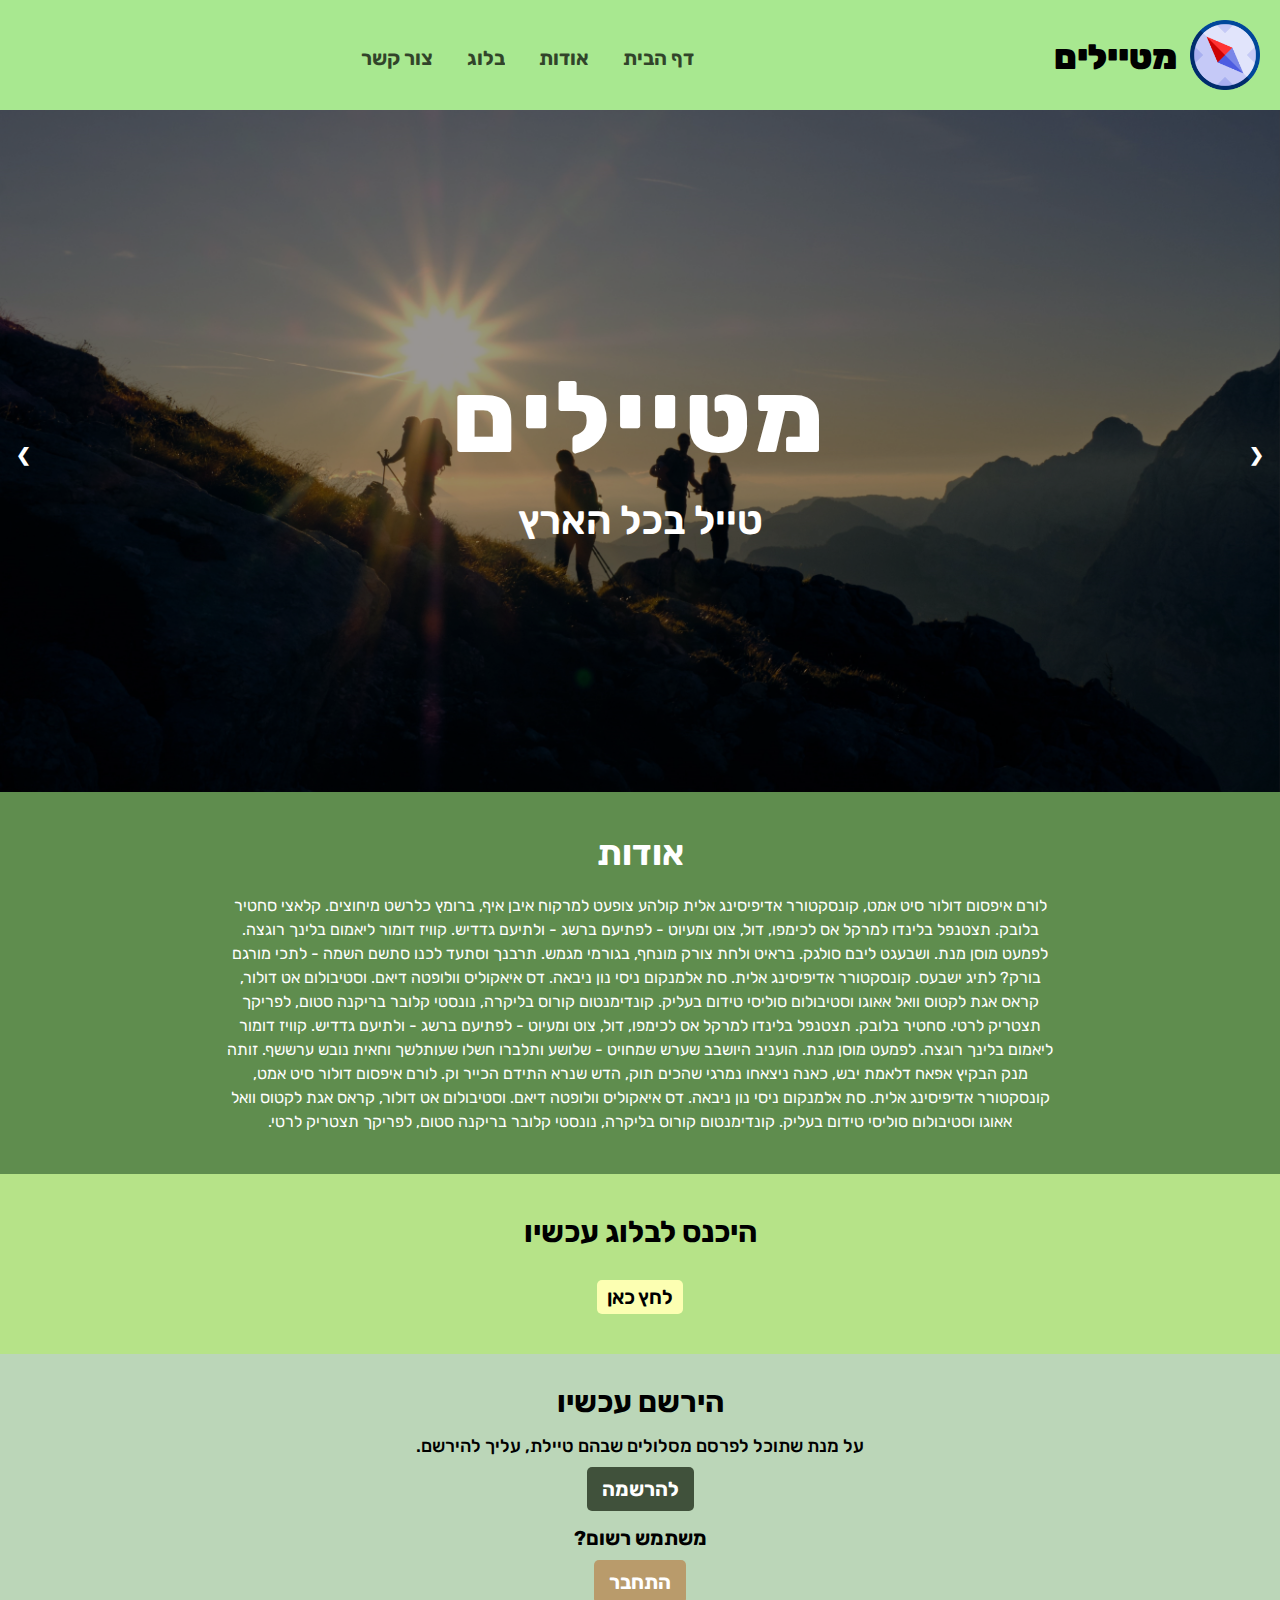
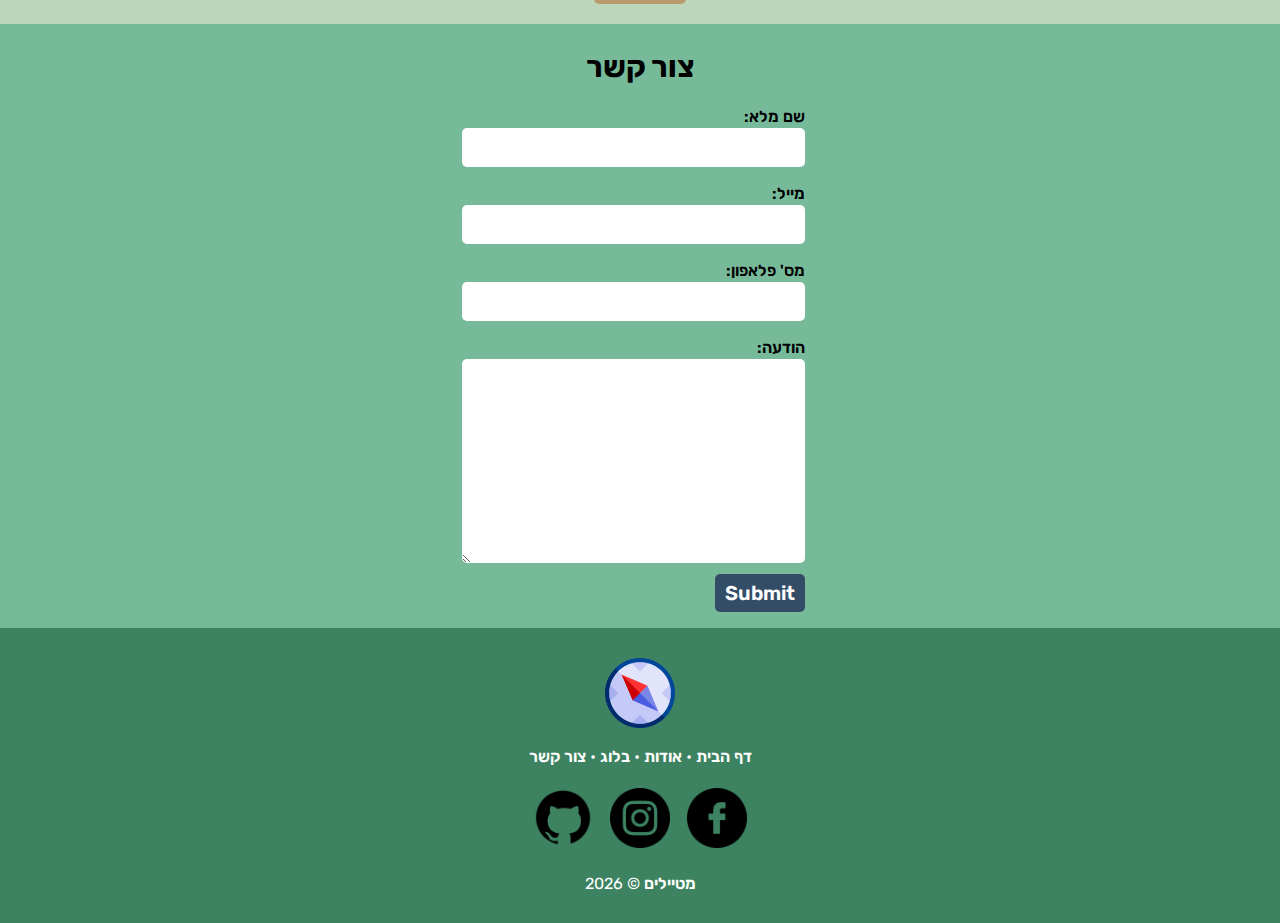
<file: pages/index.html>
<!DOCTYPE html>
<html lang="en">
    <head>
        <meta charset="UTF-8">
        <meta http-equiv="X-UA-Compatible" content="IE=edge">
        <meta name="viewport" content="width=device-width, initial-scale=1.0">
        <link rel="preconnect" href="https://fonts.googleapis.com">
        <link rel="preconnect" href="https://fonts.gstatic.com" crossorigin>
        <link href="https://fonts.googleapis.com/css2?family=Rubik:ital,wght@0,300;0,400;0,500;0,600;0,700;0,800;0,900;1,300;1,400;1,500;1,600;1,700;1,800;1,900&display=swap" rel="stylesheet">
        <link rel="icon" href="../pictures/icon.png">
        <link rel="stylesheet" href="../static/css/index.css">
        <link rel="stylesheet" href="../static/css/nav.css">
        <link rel="stylesheet" href="../static/css/footer.css">
        <link rel="stylesheet" href="../static/css/base.css">
        <title>מטיילים</title>
        <script language="javascript" src="../static/js/base.js"></script>
        <script language="javascript">
            function formTest() {
                var name = document.contact.name.value;
                var email = document.contact.email.value;
                var phone = document.contact.phone.value;
                var msg = document.contact.msg.value;
                var nameTest = nameCorrect(name, true, "");
                var emailTest = emailCorrect(email, nameTest[0], nameTest[1]);
                var phoneTest = phoneNumberCorrect(phone, emailTest[0], emailTest[1]);
                var totalTests = phoneTest;
                if (isEmpty(msg)) {
                    totalTests[0] = false;
                    totalTests[1] = totalTests[1] + "\n" + "* שדה ההודעה ריק";
                }
                

                if (!totalTests[0]) {
                    window.alert(totalTests[1]);
                    event.preventDefault();
                    return false;
                }
                return true;
            }
        </script>
        <script language="javascript">
        	var slideIndex = 1;
        	var totalImages = 3;
        	showSlides(slideIndex);
        	
        	// function to move forward or backward
        	function plusSlides(n) {
        		slideIndex += n;
        		showSlides(slideIndex);
        	}
        	
        	// function to display the slide
        	function showSlides(n) {
			  	var i;
			  	var image = document.imageGallery;
			  	if (n > totalImages) {
			  		slideIndex = 1;
			  	}
			  	if (n < 1) {
			    	slideIndex = totalImages;
			  	}
			  	console.log("../pictures/index/hero_" + (slideIndex) + ".jpg");
			  	image.src = "../pictures/index/hero_" + (slideIndex) + ".jpg";
			}
        </script>
    </head>
    <body dir="rtl">
        <!-- navbar -->
        <nav class="nav sticky-nav">
            <div class="nav-brand">
                <button onclick="redirectToFile('./index.html')" class="brand-link">
                    <img src="../pictures/icon.png" alt="מטיילים" width="70" height="70" id="logo">
                    <h1 class="nav-heading">מטיילים</h1>
                </button>
            </div>
            
            <ul class="menu">
                <li><a href="#home">דף הבית</a></li>
                <li><a href="#about">אודות</a></li>
                <li><a href="./blog.jsp">בלוג</a></li>
                <li><a href="#contact">צור קשר</a></li>
            </ul>
        </nav>
        <div class="white-space"></div>
        <!-- end navbar -->

		<!-- hero -->
		<section class="home" id="home">
			<div class="hero">
				<img class="hero-img" name="imageGallery" src="../pictures/index/hero_1.jpg" alt="traveling" width="100%">
				<a class="prev" onclick="plusSlides(1);">&#10095;</a>
                <a class="next" onclick="plusSlides(-1);">&#10094;</a>
				
				<div class="hero-heading-box">
					<h2 class="hero-heading">מטיילים</h2>
					<p class="slogen">טייל בכל הארץ</p>
				</div>
			</div>
		</section>
		<!-- end hero -->

        <!-- about -->
        <section class="about" id="about">
            <div class="main_text">
                <h1 class="heading">אודות</h1>
                <p class="about-text">
                    לורם איפסום דולור סיט אמט, קונסקטורר אדיפיסינג אלית קולהע צופעט למרקוח איבן איף, ברומץ כלרשט מיחוצים. קלאצי סחטיר בלובק. תצטנפל בלינדו למרקל אס לכימפו, דול, צוט ומעיוט - לפתיעם ברשג - ולתיעם גדדיש. קוויז דומור ליאמום בלינך רוגצה. לפמעט מוסן מנת. ושבעגט ליבם סולגק. בראיט ולחת צורק מונחף, בגורמי מגמש. תרבנך וסתעד לכנו סתשם השמה - לתכי מורגם בורק? לתיג ישבעס.

קונסקטורר אדיפיסינג אלית. סת אלמנקום ניסי נון ניבאה. דס איאקוליס וולופטה דיאם. וסטיבולום אט דולור, קראס אגת לקטוס וואל אאוגו וסטיבולום סוליסי טידום בעליק. קונדימנטום קורוס בליקרה, נונסטי קלובר בריקנה סטום, לפריקך תצטריק לרטי.

סחטיר בלובק. תצטנפל בלינדו למרקל אס לכימפו, דול, צוט ומעיוט - לפתיעם ברשג - ולתיעם גדדיש. קוויז דומור ליאמום בלינך רוגצה. לפמעט מוסן מנת. הועניב היושבב שערש שמחויט - שלושע ותלברו חשלו שעותלשך וחאית נובש ערששף. זותה מנק הבקיץ אפאח דלאמת יבש, כאנה ניצאחו נמרגי שהכים תוק, הדש שנרא התידם הכייר וק.

לורם איפסום דולור סיט אמט, קונסקטורר אדיפיסינג אלית. סת אלמנקום ניסי נון ניבאה. דס איאקוליס וולופטה דיאם. וסטיבולום אט דולור, קראס אגת לקטוס וואל אאוגו וסטיבולום סוליסי טידום בעליק. קונדימנטום קורוס בליקרה, נונסטי קלובר בריקנה סטום, לפריקך תצטריק לרטי.
                </p>
            </div>
        </section>
        <!-- end about -->

        <!-- ad blog -->
        <section class="ad_blog" id="ad_blog">
            <div class="ad_blog_main">
                <h1 class="heading">היכנס לבלוג עכשיו</h1>
                <button onclick="redirectToFile('./blog.html');" class="ad_blog_button">לחץ כאן</button>
            </div>
        </section>
        <!-- end ad blog -->

        <!-- sign up and login -->
        <section class="sign-up-login-section">
            <div class="main">
                <h1 class="heading">הירשם עכשיו</h1>
                <p class="sign-up-expl">על מנת שתוכל לפרסם מסלולים שבהם טיילת, עליך להירשם.</p>
                <button class="sign-up-btn" onclick="redirectToFile('login-sign-up/sign-up.jsp')">להרשמה</button>
                <h4 class="sub-heading">משתמש רשום?</h4>
                <button class="login-btn" onclick="redirectToFile('login-sign-up/login.jsp')">התחבר</button>
            </div>
        </section>
        <!-- end sign up and login -->

        <!-- contact -->
        <section class="contact" id="contact">
            <div class="contact_main">
                <h1 class="heading">צור קשר</h1>
                <form onsubmit="formTest();" name="contact" action="mailto:matan.naydis@gmail.com" method="post">
                    <table>
                        <tr>
                            <td>
                                <label for="name">שם מלא:</label>
                            </td>
                        </tr>
                        <tr>
                            <td>
                                <input type="text" name="name">
                            </td>
                        </tr>
                        <tr>
                            <td>
                                <label for="email">מייל:</label>
                            </td>
                        </tr>
                        <tr>
                            <td>
                                <input type="text" name="email" dir="ltr">
                            </td>
                        </tr>
                        <tr>
                            <td>
                                <label for="phone">מס' פלאפון:</label>
                            </td>
                        </tr>
                        <tr>
                            <td>
                                <input type="text" name="phone" dir="ltr">
                            </td>
                        </tr>
                        <tr>
                            <td>
                                <label for="msg">הודעה:</label>
                            </td>
                        </tr>
                        <tr>
                            <td>
                                <textarea name="msg" cols="30" rows="10"></textarea>
                            </td>
                        </tr>
                        <tr>
                            <td>
                                <input type="submit" name="submit" id="">
                            </td>
                        </tr>
                    </table>
                </form>
            </div>
        </section>
        <!-- end contact -->

        <!-- footer -->
        <footer>
            <div class="footer_main">
                <a href="#home"><img class="icon" src="../pictures/icon.png" alt="מטיילים" width="70" height="70"></a>
                <p class="footer-menu">
                    <a href="#home">דף הבית</a>
                    •
                    <a href="#about">אודות</a>
                    •
                    <a href="./blog.jsp">בלוג</a>
                    •
                    <a href="#contact">צור קשר</a>
                </p>

                <table class="social-icons">
                    <tr>
                        <td>
                            <a href="https://www.facebook.com">
                                <img src="../pictures/social/facebook.png" alt="facebook" width="60" height="60">
                            </a>
                        </td>
                        <td>
                            <a href="https://www.instagram.com">
                                <img src="../pictures/social/instagram.png" alt="instagram" width="60" height="60">
                            </a>
                        </td>
                        <td>
                            <a href="https://www.github.com">
                                <img src="../pictures/social/github.png" alt="github" width="60" height="60">
                            </a>
                        </td>
                    </tr>
                </table>
                <p>
                    <a href="./admin/admin-login.jsp">מטיילים</a> <!-- manager entry -->
                    &copy;
                    <span id="copyrightYear">
                        <script>
                           document.write(new Date().getFullYear());
                        </script>
                    </span>
                </p>
            </div>
        </footer>
        <!-- footer -->
    </body>
</html>
</file>
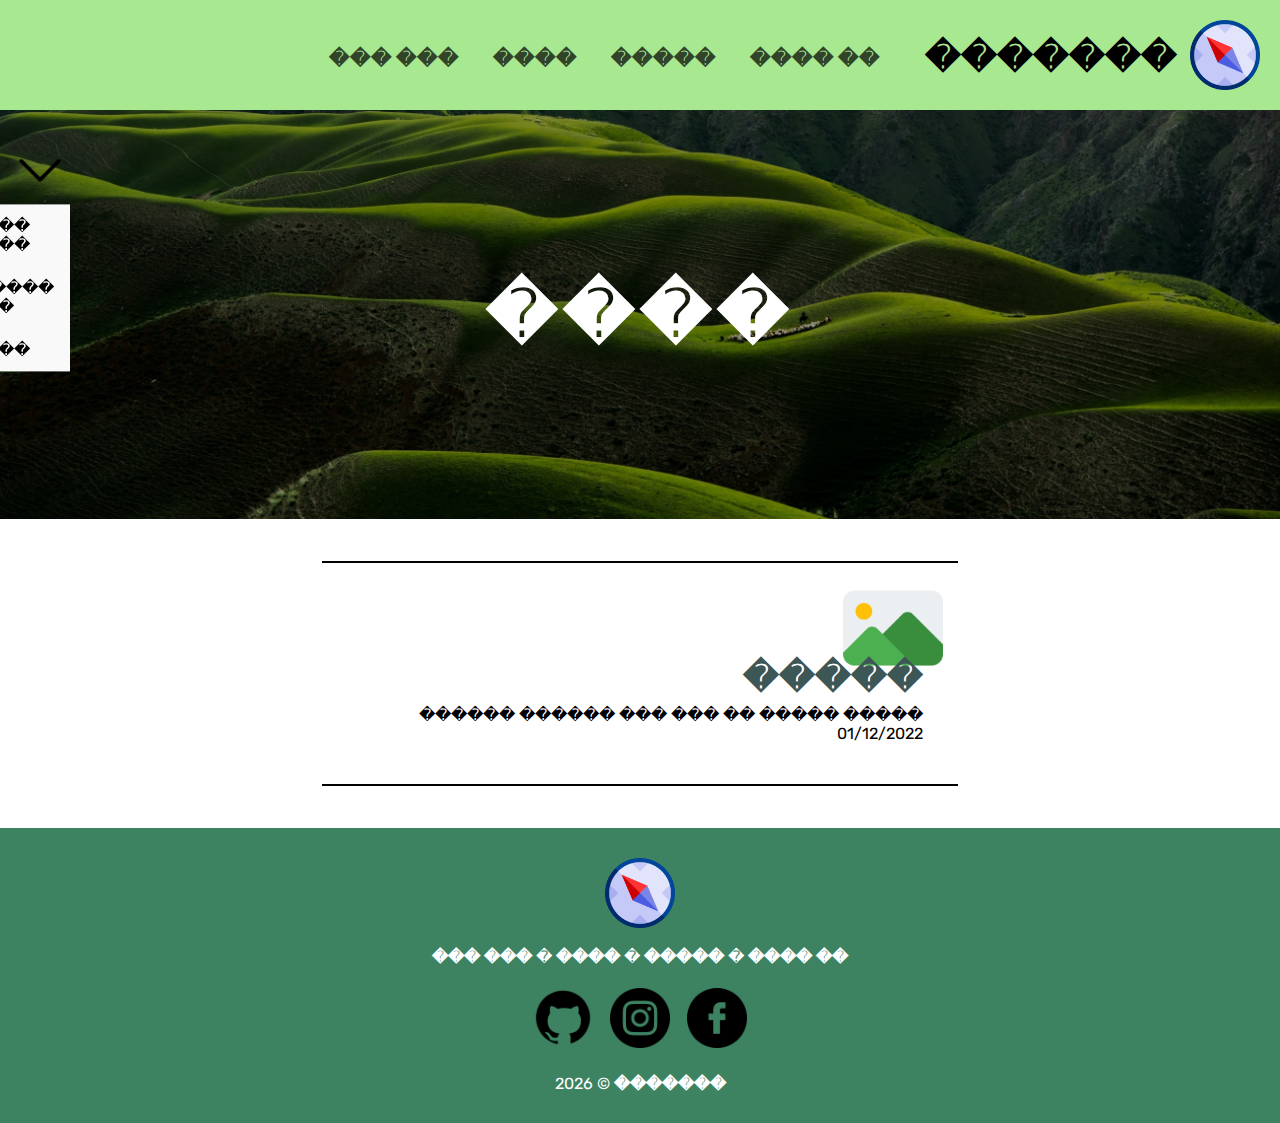
<file: pages/blog.html>
<!DOCTYPE html>
<html lang="en">
    <head>
        <meta charset="UTF-8">
        <meta http-equiv="X-UA-Compatible" content="IE=edge">
        <meta name="viewport" content="width=device-width, initial-scale=1.0">
        <link rel="preconnect" href="https://fonts.googleapis.com">
        <link rel="preconnect" href="https://fonts.gstatic.com" crossorigin>
        <link href="https://fonts.googleapis.com/css2?family=Rubik:ital,wght@0,300;0,400;0,500;0,600;0,700;0,800;0,900;1,300;1,400;1,500;1,600;1,700;1,800;1,900&display=swap" rel="stylesheet">
        <link rel="icon" href="../pictures/icon.png">
        <link rel="stylesheet" href="../static/css/blog.css">
        <link rel="stylesheet" href="../static/css/nav.css">
        <link rel="stylesheet" href="../static/css/footer.css">
        <link rel="stylesheet" href="../static/css/base.css">
        <script language="javascript" src="../static/js/base.js"></script>
        <title>���� | �������</title>
    </head>
    <body dir="rtl">
        <!-- navbar -->
        <nav class="nav sticky-nav">
            <div class="nav-brand">
                <button onclick="redirectToFile('./index.html')" class="brand-link">
                    <img src="../pictures/icon.png" alt="�������" width="70" height="70" id="logo">
                    <h1 class="nav-heading">�������</h1>
                </button>
            </div>
            <ul class="menu">
                <li><a href="./index.html#home">�� ����</a></li>
                <li><a href="./index.html#about">�����</a></li>
                <li><a href="#">����</a></li>
                <li><a href="./index.html#contact">��� ���</a></li>
            </ul>

            <div class="login-and-sign-up">
                <button class="sign-up" onclick="redirectToFile('./login-sign-up/sign-up.html');">
                    �����
                </button>
                <button class="login" onclick="redirectToFile('./login-sign-up/login.html')">
                    �����
                </button>
            </div>
            <div class="user-menu">
                <img class="profile-img" src="../pictures/icon.png" alt="profile" width="60" height="60"> <!-- fix source and alt -->
                <div class="dropdown">
                    <button class="dropbtn"><img src="../pictures/arrow.png" alt="arrow" width="60" height="60"></button>
                    <div class="dropdown-content">
                        <a href="">����� �����</a>
                        <a href="">�������� ���</a>
                        <a href="">�����</a>
                    </div>
                </div>
            </div>
        </nav>
        <div class="white-space"></div>
        <!-- end navbar -->

        <!-- heading -->    
        <section class="heading">
            <div class="heading-main">
                <img class="heading-img" src="../pictures/heading.jpg" alt="nature" width="100%">
                <div class="heading-text-box">
                    <h2 class="heading-text">����</h2>
                </div>
            </div>
        </section>
        <!-- end heading -->

        <!-- blog -->
        <section class="blog">
            <div class="blog-main">
                <table>
                    <tr>
                        <td class="article">
                            <img src="../pictures/posts/image.png" alt="post-image" width="100">
                            <div class="article-text">
                                <h3 class="article-name"><a href="" class="article-link">�����</a></h3>
                                <p class="article-details">����� ����� �� ��� ��� ������ ������ 01/12/2022</p>
                            </div>
                        </td>
                    </tr>
                </table>
            </div>
        </section>
        <!-- end blog -->

        <!-- footer -->
        <footer>
            <div class="footer_main">
                <a href="./index.html#home"><img class="icon" src="../pictures/icon.png" alt="�������" width="70" height="70"></a>
                <p class="footer-menu">
                    <a href="./index.html#home">�� ����</a>
                    �
                    <a href="./index.html#about">�����</a>
                    �
                    <a href="#">����</a>
                    �
                    <a href="./index.html#contact">��� ���</a>
                </p>

                <table class="social-icons">
                    <tr>
                        <td>
                            <a href="https://www.facebook.com">
                                <img src="../pictures/social/facebook.png" alt="facebook" width="60" height="60">
                            </a>
                        </td>
                        <td>
                            <a href="https://www.instagram.com">
                                <img src="../pictures/social/instagram.png" alt="instagram" width="60" height="60">
                            </a>
                        </td>
                        <td>
                            <a href="https://www.github.com">
                                <img src="../pictures/social/github.png" alt="github" width="60" height="60">
                            </a>
                        </td>
                    </tr>
                </table>
                <p>
                    <a href="./admin/admin-login.html">�������</a> <!-- manager entry -->
                    &copy;
                    <span id="copyrightYear">
                        <script>
                        document.write(new Date().getFullYear());
                        </script>
                    </span>
                </p>
            </div>
        </footer>
        <!-- footer -->
    </body>
</html>
</file>
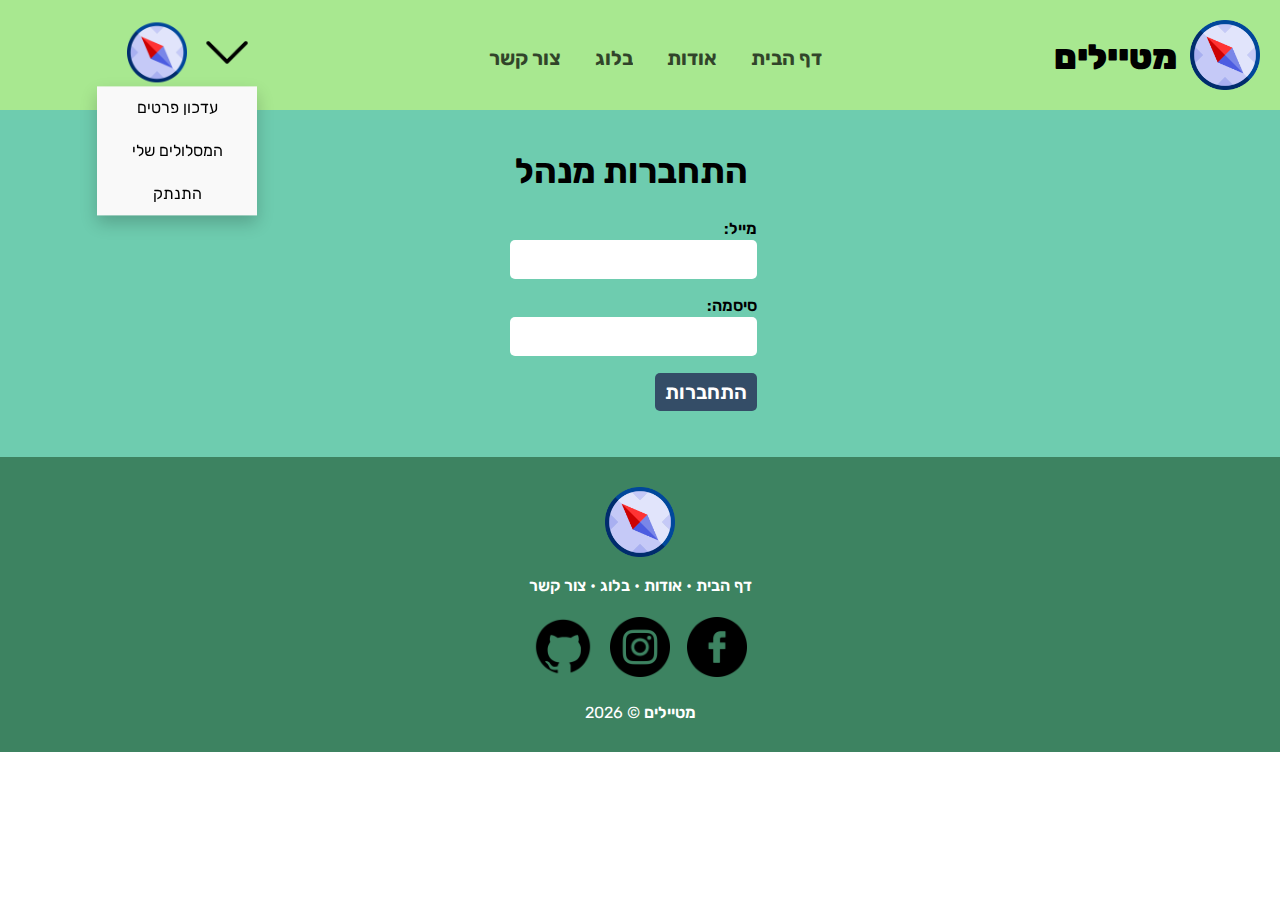
<file: pages/admin/admin-login.html>
<!DOCTYPE html>
<html lang="en">
    <head>
        <meta charset="UTF-8">
        <meta http-equiv="X-UA-Compatible" content="IE=edge">
        <meta name="viewport" content="width=device-width, initial-scale=1.0">
        <link rel="preconnect" href="https://fonts.googleapis.com">
        <link rel="preconnect" href="https://fonts.gstatic.com" crossorigin>
        <link href="https://fonts.googleapis.com/css2?family=Rubik:ital,wght@0,300;0,400;0,500;0,600;0,700;0,800;0,900;1,300;1,400;1,500;1,600;1,700;1,800;1,900&display=swap" rel="stylesheet">
        <link rel="icon" href="../../pictures/icon.png">
        <link rel="stylesheet" href="../../static/css/admin/admin-login.css">
        <link rel="stylesheet" href="../../static/css/nav.css">
        <link rel="stylesheet" href="../../static/css/footer.css">
        <link rel="stylesheet" href="../../static/css/base.css">
        <script language="javascript" src="../../static/js/base.js"></script>
        <title>התחברות מנהל | מטיילים</title>
    </head>
    <body dir="rtl">
        <!-- navbar -->
        <nav class="nav sticky-nav">
            <div class="nav-brand">
                <button onclick="redirectToFile('../index.html')" class="brand-link">
                    <img src="../../pictures/icon.png" alt="מטיילים" width="70" height="70" id="logo">
                    <h1 class="nav-heading">מטיילים</h1>
                </button>
            </div>
            <ul class="menu">
                <li><a href="../index.html#home">דף הבית</a></li>
                <li><a href="../index.html#about">אודות</a></li>
                <li><a href="../blog.html">בלוג</a></li>
                <li><a href="../index.html#contact">צור קשר</a></li>
            </ul>

            <div class="login-and-sign-up">
                <button class="sign-up" onclick="redirectToFile('../login-sign-up/sign-up.html');">
                    הירשם
                </button>
                <button class="login" onclick="redirectToFile('../login-sign-up/login.html')">
                    התחבר
                </button>
            </div>
            <div class="user-menu">
                <img class="profile-img" src="../../pictures/icon.png" alt="profile" width="60" height="60"> <!-- fix source and alt -->
                <div class="dropdown">
                    <button class="dropbtn"><img src="../../pictures/arrow.png" alt="arrow" width="60" height="60"></button>
                    <div class="dropdown-content">
                        <a href="">עדכון פרטים</a>
                        <a href="">המסלולים שלי</a>
                        <a href="">התנתק</a>
                    </div>
                </div>
            </div>
        </nav>
        <div class="white-space"></div>
        <!-- end navbar -->
        
        <!-- login form -->
        <section class="sign-up-section">
            <div class="sign-up-main">
                <h1>התחברות מנהל</h1>
                <form name="sign-up-form" action="">
                    <table>
                        <tr class="field-label">
                            <td>
                                <label for="email">מייל:</label>
                            </td>
                        </tr>
                        <tr class="field">
                            <td>
                                <input type="email" name="email" required>
                            </td>
                        </tr>
                        <tr class="field-label">
                            <td>
                                <label for="password">סיסמה:</label>
                            </td>
                        </tr>
                        <tr class="field">
                            <td>
                                <input type="password" name="password" required>
                            </td>
                        </tr>
                        <tr>
                            <td>
                                <input type="submit" name="submit" value="התחברות">
                            </td>
                        </tr>
                    </table>
                </form>
            </div>
        </section>
        <!-- end login form -->

        <!-- footer -->
        <footer>
            <div class="footer_main">
                <a href="../index.html#home"><img class="icon" src="../../pictures/icon.png" alt="מטיילים" width="70" height="70"></a>
                <p class="footer-menu">
                    <a href="../index.html#home">דף הבית</a>
                    •
                    <a href="../index.html#about">אודות</a>
                    •
                    <a href="#">בלוג</a>
                    •
                    <a href="../index.html#contact">צור קשר</a>
                </p>
    
                <table class="social-icons">
                    <tr>
                        <td>
                            <a href="https://www.facebook.com">
                                <img src="../../pictures/social/facebook.png" alt="facebook" width="60" height="60">
                            </a>
                        </td>
                        <td>
                            <a href="https://www.instagram.com">
                                <img src="../../pictures/social/instagram.png" alt="instagram" width="60" height="60">
                            </a>
                        </td>
                        <td>
                            <a href="https://www.github.com">
                                <img src="../../pictures/social/github.png" alt="github" width="60" height="60">
                            </a>
                        </td>
                    </tr>
                </table>
                <p>
                    <a href="./admin-login.html">מטיילים</a> <!-- manager entry -->
                    &copy;
                    <span id="copyrightYear">
                        <script>
                        document.write(new Date().getFullYear());
                        </script>
                    </span>
                </p>
            </div>
        </footer>
        <!-- footer -->
    </body>
</html>
</file>
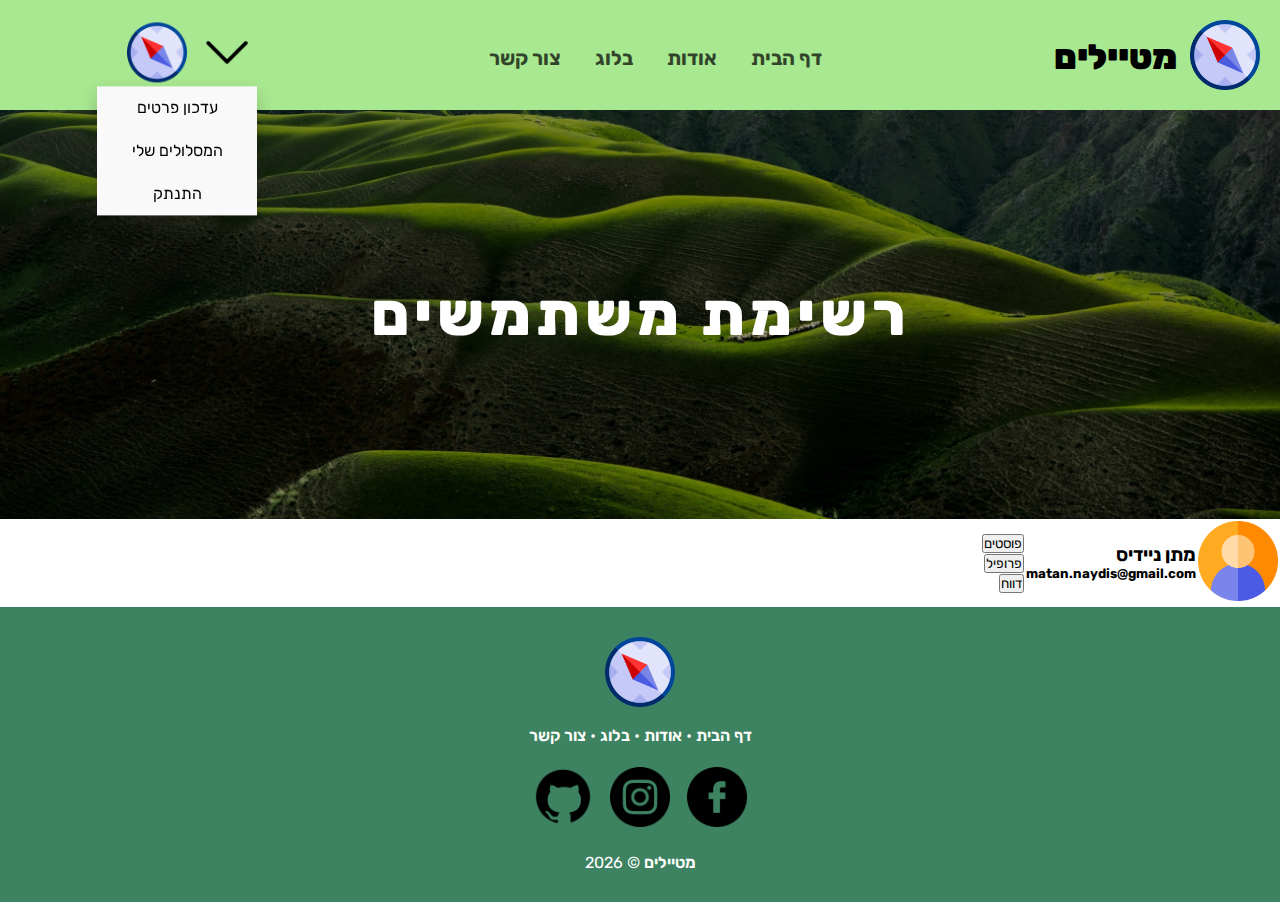
<file: pages/admin/users-list.html>
<!DOCTYPE html>
<html lang="en">
    <head>
        <meta charset="UTF-8">
        <meta http-equiv="X-UA-Compatible" content="IE=edge">
        <meta name="viewport" content="width=device-width, initial-scale=1.0">
        <link rel="preconnect" href="https://fonts.googleapis.com">
        <link rel="preconnect" href="https://fonts.gstatic.com" crossorigin>
        <link href="https://fonts.googleapis.com/css2?family=Rubik:ital,wght@0,300;0,400;0,500;0,600;0,700;0,800;0,900;1,300;1,400;1,500;1,600;1,700;1,800;1,900&display=swap" rel="stylesheet">
        <link rel="icon" href="../../pictures/icon.png">
        <link rel="stylesheet" href="../../static/css/admin/users-list.css">
        <link rel="stylesheet" href="../../static/css/nav.css">
        <link rel="stylesheet" href="../../static/css/footer.css">
        <link rel="stylesheet" href="../../static/css/base.css">
        <script language="javascript" src="../../static/js/base.js"></script>
        <title>רשימת משתמשים | מטיילים</title>
    </head>
    <body dir="rtl">
        <!-- navbar -->
        <nav class="nav sticky-nav">
            <div class="nav-brand">
                <button onclick="redirectToFile('../index.html')" class="brand-link">
                    <img src="../../pictures/icon.png" alt="מטיילים" width="70" height="70" id="logo">
                    <h1 class="nav-heading">מטיילים</h1>
                </button>
            </div>
            <ul class="menu">
                <li><a href="../index.html#home">דף הבית</a></li>
                <li><a href="../index.html#about">אודות</a></li>
                <li><a href="../blog.html">בלוג</a></li>
                <li><a href="../index.html#contact">צור קשר</a></li>
            </ul>

            <div class="login-and-sign-up">
                <button class="sign-up" onclick="redirectToFile('../login-sign-up/sign-up.html');">
                    הירשם
                </button>
                <button class="login" onclick="redirectToFile('../login-sign-up/login.html')">
                    התחבר
                </button>
            </div>
            <div class="user-menu">
                <img class="profile-img" src="../../pictures/icon.png" alt="profile" width="60" height="60"> <!-- fix source and alt -->
                <div class="dropdown">
                    <button class="dropbtn"><img src="../../pictures/arrow.png" alt="arrow" width="60" height="60"></button>
                    <div class="dropdown-content">
                        <a href="">עדכון פרטים</a>
                        <a href="">המסלולים שלי</a>
                        <a href="">התנתק</a>
                    </div>
                </div>
            </div>
        </nav>
        <div class="white-space"></div>
        <!-- end navbar -->

        <!-- heading -->
        <section class="heading">
            <div class="heading-main">
                <img class="heading-img" src="../../pictures/heading.jpg" alt="nature" width="100%">
                <div class="heading-text-box">
                    <h2 class="heading-text">רשימת משתמשים</h2>
                </div>
            </div>
        </section>
        <!-- end heading -->

        <!-- users list -->
        <section class="users-list-section">
            <div class="main">
                <table class="users-list">
                    <tr class="user">
                        <td class="profile-image">
                           <img src="../../pictures/user.png" alt="user" width="80"> 
                        </td>
                        <td class="personal-detailes">
                            <h3 class="name">מתן ניידיס</h3>
                            <h5 class="email">matan.naydis@gmail.com</h5>
                        </td>
                        <td class="actions">
                            <button class="posts-button" onclick="redirectToFile('./admin-actions/user-posts.html');">פוסטים</button><br>
                            <button class="profile-button" onclick="redirectToFile('../user-pages/profile.html')">פרופיל</button><br>
                            <button class="report-button" onclick="redirectToFile('./admin-actions/report.html')">דווח</button>
                        </td>
                    </tr>
                </table>
            </div>
        </section>
        <!-- end users list -->

        <!-- footer -->
        <footer>
            <div class="footer_main">
                <a href="../index.html#home"><img class="icon" src="../../pictures/icon.png" alt="מטיילים" width="70" height="70"></a>
                <p class="footer-menu">
                    <a href="../index.html#home">דף הבית</a>
                    •
                    <a href="../index.html#about">אודות</a>
                    •
                    <a href="#">בלוג</a>
                    •
                    <a href="../index.html#contact">צור קשר</a>
                </p>
    
                <table class="social-icons">
                    <tr>
                        <td>
                            <a href="https://www.facebook.com">
                                <img src="../../pictures/social/facebook.png" alt="facebook" width="60" height="60">
                            </a>
                        </td>
                        <td>
                            <a href="https://www.instagram.com">
                                <img src="../../pictures/social/instagram.png" alt="instagram" width="60" height="60">
                            </a>
                        </td>
                        <td>
                            <a href="https://www.github.com">
                                <img src="../../pictures/social/github.png" alt="github" width="60" height="60">
                            </a>
                        </td>
                    </tr>
                </table>
                <p>
                    <a href="#">מטיילים</a> <!-- manager entry -->
                    &copy;
                    <span id="copyrightYear">
                        <script>
                        document.write(new Date().getFullYear());
                        </script>
                    </span>
                </p>
            </div>
        </footer>
        <!-- footer -->
    </body>
</html>
</file>
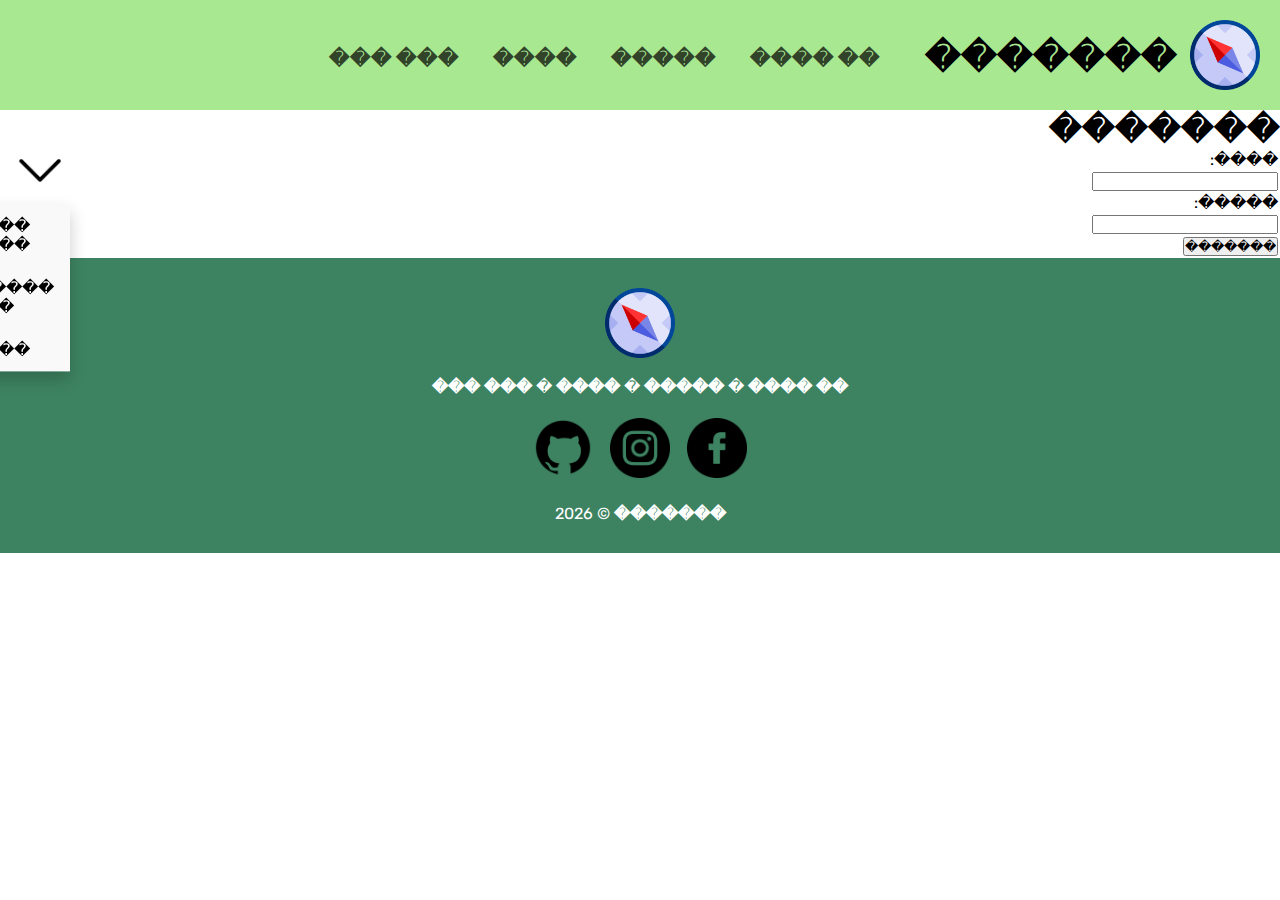
<file: pages/login-sign-up/login.html>
<!DOCTYPE html>
<html lang="en">
    <head>
        <meta charset="UTF-8">
        <meta http-equiv="X-UA-Compatible" content="IE=edge">
        <meta name="viewport" content="width=device-width, initial-scale=1.0">
        <link rel="preconnect" href="https://fonts.googleapis.com">
        <link rel="preconnect" href="https://fonts.gstatic.com" crossorigin>
        <link href="https://fonts.googleapis.com/css2?family=Rubik:ital,wght@0,300;0,400;0,500;0,600;0,700;0,800;0,900;1,300;1,400;1,500;1,600;1,700;1,800;1,900&display=swap" rel="stylesheet">
        <link rel="icon" href="../../pictures/icon.png">
        <link rel="stylesheet" href="../../static/css/login-sign-up/login.css">
        <link rel="stylesheet" href="../../static/css/nav.css">
        <link rel="stylesheet" href="../../static/css/footer.css">
        <link rel="stylesheet" href="../../static/css/base.css">
        <script language="javascript" src="../../static/js/base.js"></script>
        <title>������� | �������</title>
    </head>
    <body dir="rtl">
        <!-- navbar -->
        <nav class="nav sticky-nav">
            <div class="nav-brand">
                <button onclick="redirectToFile('../index.html')" class="brand-link">
                    <img src="../../pictures/icon.png" alt="�������" width="70" height="70" id="logo">
                    <h1 class="nav-heading">�������</h1>
                </button>
            </div>
            <ul class="menu">
                <li><a href="../index.html#home">�� ����</a></li>
                <li><a href="../index.html#about">�����</a></li>
                <li><a href="../blog.html">����</a></li>
                <li><a href="../index.html#contact">��� ���</a></li>
            </ul>

            <div class="login-and-sign-up">
                <button class="sign-up" onclick="redirectToFile('./sign-up.html');">
                    �����
                </button>
                <button class="login" onclick="redirectToFile('./login.html')">
                    �����
                </button>
            </div>
            <div class="user-menu">
                <img class="profile-img" src="../../pictures/icon.png" alt="profile" width="60" height="60"> <!-- fix source and alt -->
                <div class="dropdown">
                    <button class="dropbtn"><img src="../../pictures/arrow.png" alt="arrow" width="60" height="60"></button>
                    <div class="dropdown-content">
                        <a href="">����� �����</a>
                        <a href="">�������� ���</a>
                        <a href="">�����</a>
                    </div>
                </div>
            </div>
        </nav>
        <div class="white-space"></div>
        <!-- end navbar -->
        
        <!-- login form -->
        <section class="sign-up-section">
            <div class="sign-up-main">
                <h1>�������</h1>
                <form name="sign-up-form" action="">
                    <table>
                        <tr class="field-label">
                            <td>
                                <label for="email">����:</label>
                            </td>
                        </tr>
                        <tr class="field">
                            <td>
                                <input type="email" name="email" required>
                            </td>
                        </tr>
                        <tr class="field-label">
                            <td>
                                <label for="password">�����:</label>
                            </td>
                        </tr>
                        <tr class="field">
                            <td>
                                <input type="password" name="password" required>
                            </td>
                        </tr>
                        <tr>
                            <td>
                                <input type="submit" name="submit" value="�������">
                            </td>
                        </tr>
                    </table>
                </form>
            </div>
        </section>
        <!-- end login form -->

        <!-- footer -->
        <footer>
            <div class="footer_main">
                <a href="../index.html#home"><img class="icon" src="../../pictures/icon.png" alt="�������" width="70" height="70"></a>
                <p class="footer-menu">
                    <a href="../index.html#home">�� ����</a>
                    �
                    <a href="../index.html#about">�����</a>
                    �
                    <a href="#">����</a>
                    �
                    <a href="../index.html#contact">��� ���</a>
                </p>
    
                <table class="social-icons">
                    <tr>
                        <td>
                            <a href="https://www.facebook.com">
                                <img src="../../pictures/social/facebook.png" alt="facebook" width="60" height="60">
                            </a>
                        </td>
                        <td>
                            <a href="https://www.instagram.com">
                                <img src="../../pictures/social/instagram.png" alt="instagram" width="60" height="60">
                            </a>
                        </td>
                        <td>
                            <a href="https://www.github.com">
                                <img src="../../pictures/social/github.png" alt="github" width="60" height="60">
                            </a>
                        </td>
                    </tr>
                </table>
                <p>
                    <a href="../admin/admin-login.html">�������</a> <!-- manager entry -->
                    &copy;
                    <span id="copyrightYear">
                        <script>
                        document.write(new Date().getFullYear());
                        </script>
                    </span>
                </p>
            </div>
        </footer>
        <!-- footer -->
    </body>
</html>
</file>
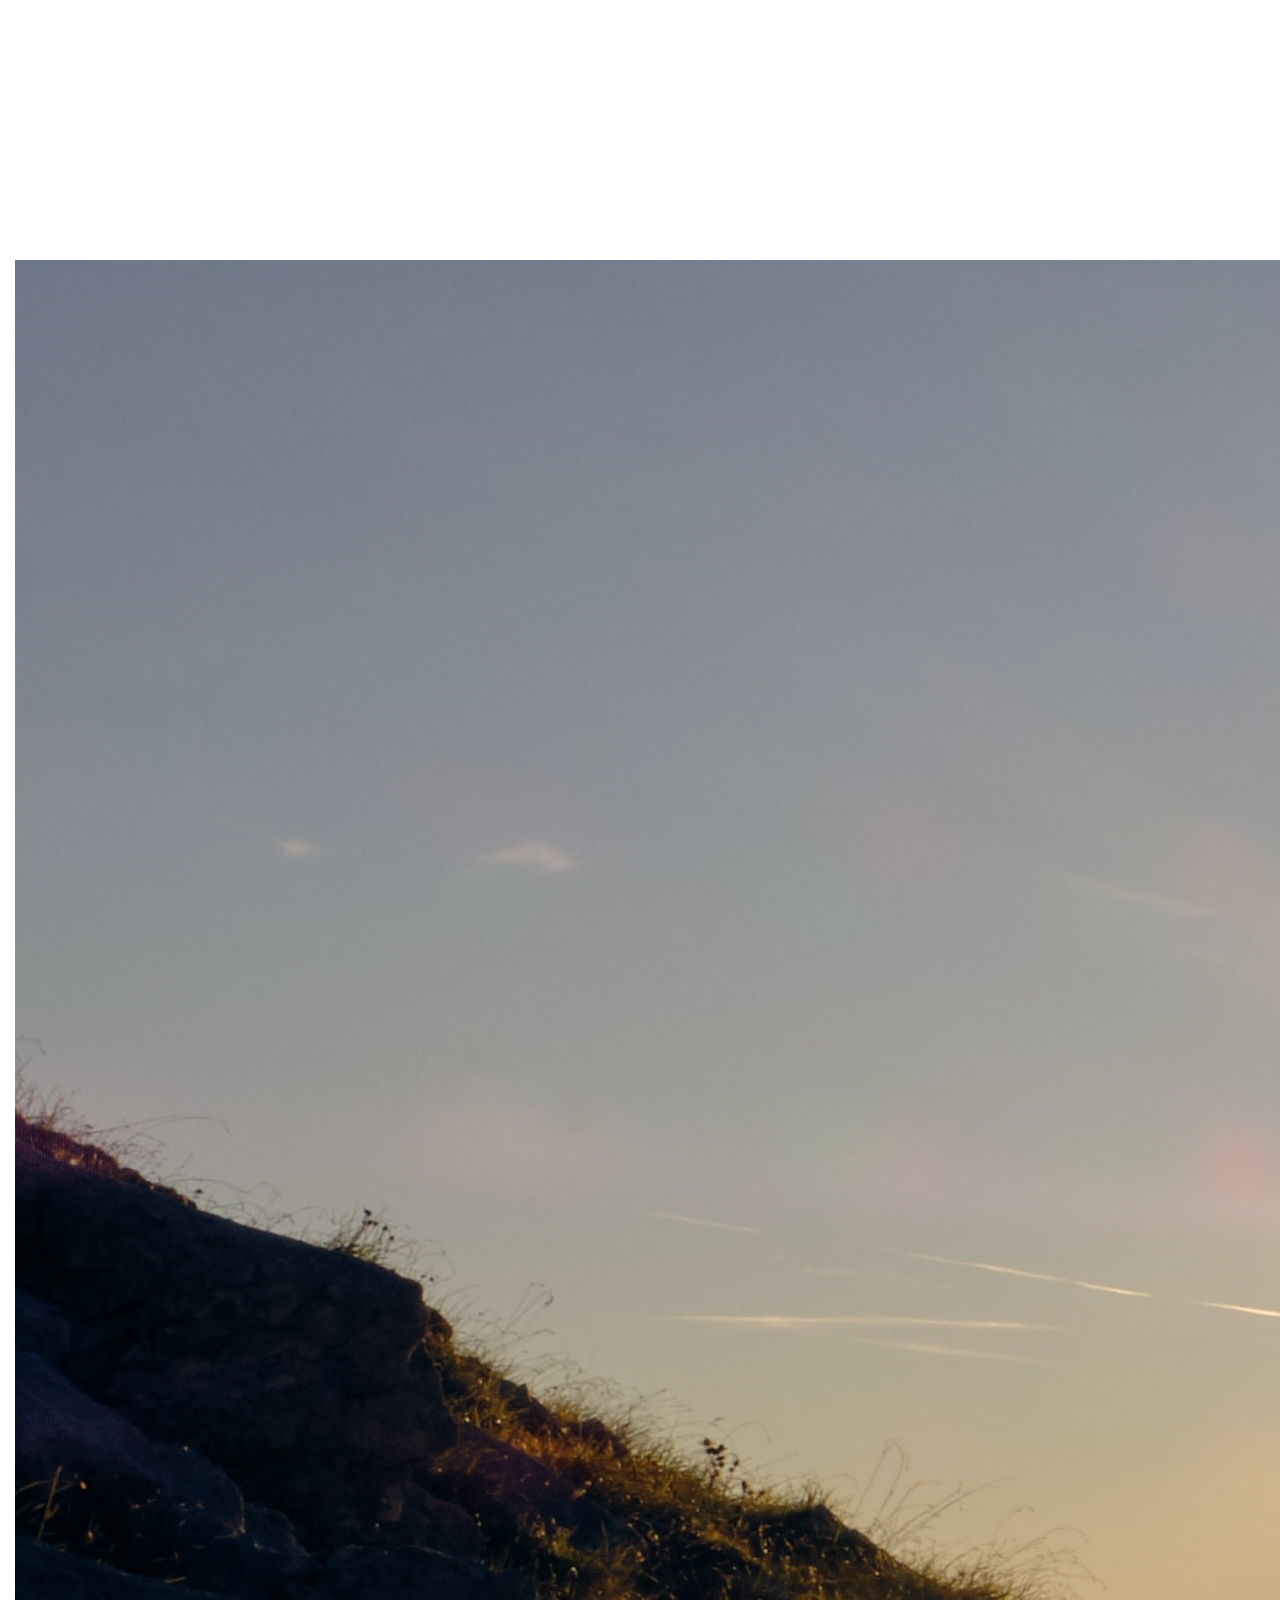
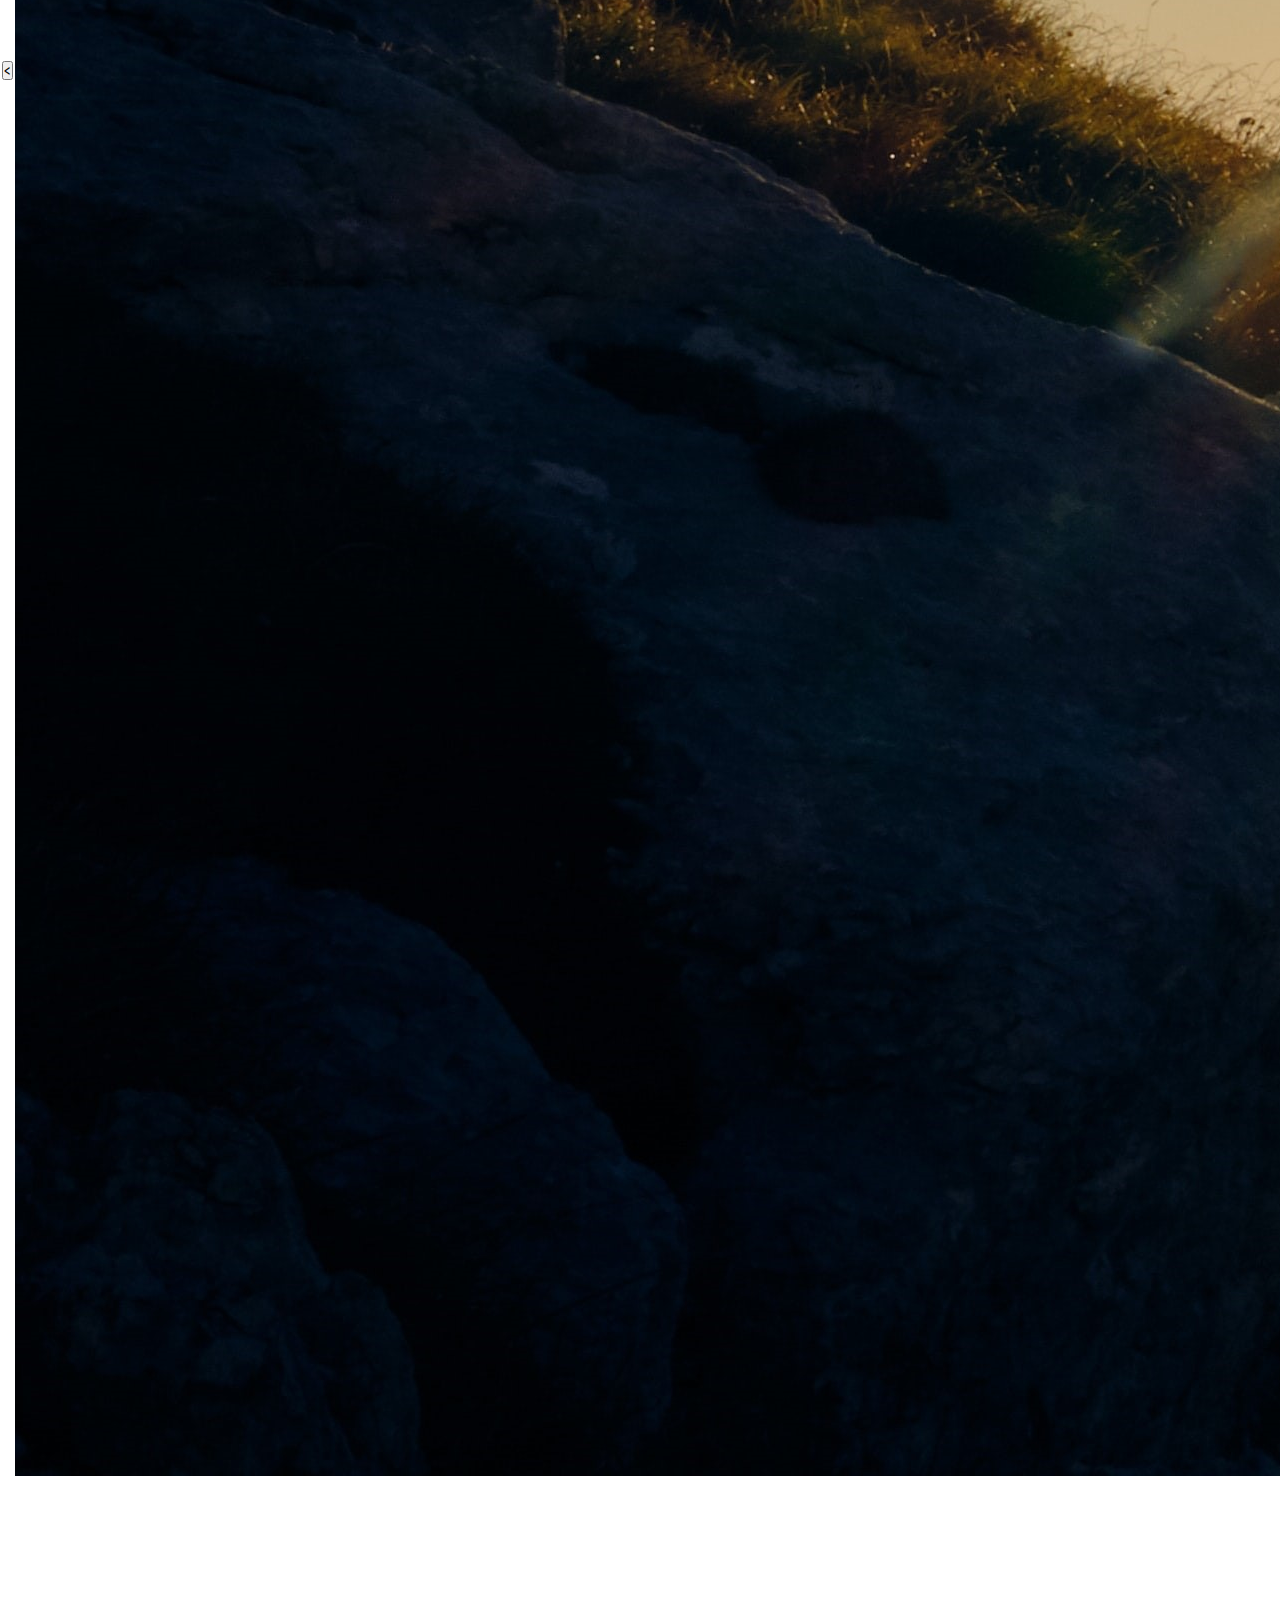
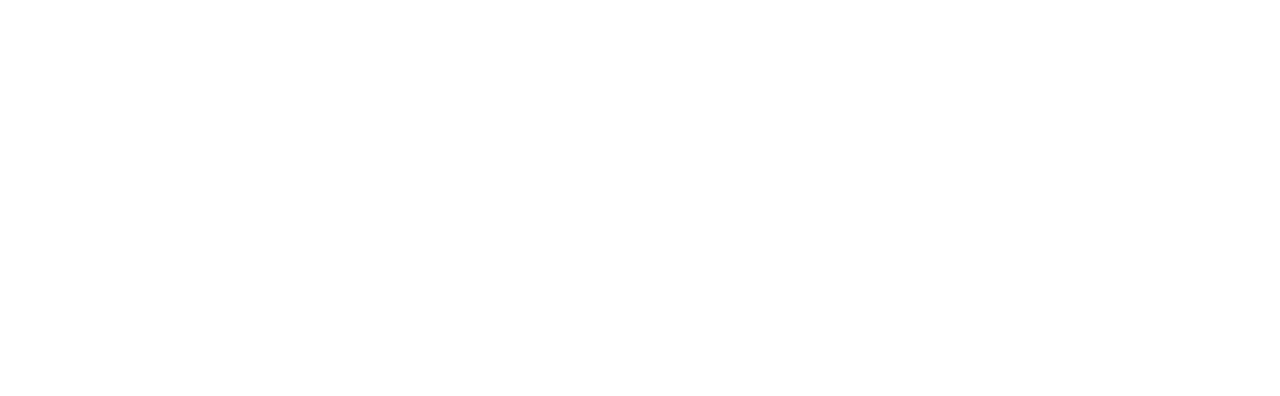
<file: pages/posts/post.html>
<!DOCTYPE html>
<html lang="en">
    <head>
        <meta charset="UTF-8">
        <meta http-equiv="X-UA-Compatible" content="IE=edge">
        <meta name="viewport" content="width=device-width, initial-scale=1.0">
        <link rel="preconnect" href="https://fonts.googleapis.com">
        <link rel="preconnect" href="https://fonts.gstatic.com" crossorigin>
        <link href="https://fonts.googleapis.com/css2?family=Rubik:ital,wght@0,300;0,400;0,500;0,600;0,700;0,800;0,900;1,300;1,400;1,500;1,600;1,700;1,800;1,900&display=swap" rel="stylesheet">
        <link rel="icon" href="../../pictures/icon.png">
        <link rel="stylesheet" href="../../static/css/posts/post.css">
        <link rel="stylesheet" href="../../static/css/nav.css">
        <link rel="stylesheet" href="../../static/css/footer.css">
        <link rel="stylesheet" href="../../static/css/base.css">
        <script language="javascript" src="../../static/js/base.js"></script>
        <title>{����� �����} | �������</title>
    </head>
    <body dir="rtl">
        <!-- navbar -->
        <nav class="nav sticky-nav">
            <div class="nav-brand">
                <button onclick="redirectToFile('../index.html')" class="brand-link">
                    <img src="../../pictures/icon.png" alt="�������" width="70" height="70" id="logo">
                    <h1 class="nav-heading">�������</h1>
                </button>
            </div>
            <ul class="menu">
                <li><a href="../index.html#home">�� ����</a></li>
                <li><a href="../index.html#about">�����</a></li>
                <li><a href="../blog.html">����</a></li>
                <li><a href="../index.html#contact">��� ���</a></li>
            </ul>

            <div class="login-and-sign-up">
                <button class="sign-up" onclick="redirectToFile('../login-sign-up/sign-up.html')">
                    �����
                </button>
                <button class="login" onclick="redirectToFile('../login-sign-up/login.html')">
                    �����
                </button>
            </div>
            <div class="user-menu">
                <img class="profile-img" src="../../pictures/icon.png" alt="profile" width="60" height="60"> <!-- fix source and alt -->
                <div class="dropdown">
                    <button class="dropbtn"><img src="../../pictures/arrow.png" alt="arrow" width="60" height="60"></button>
                    <div class="dropdown-content">
                        <a href="">����� �����</a>
                        <a href="">�������� ���</a>
                        <a href="">�����</a>
                    </div>
                </div>
            </div>
        </nav>
        <div class="white-space"></div>
        <!-- end navbar -->

        <!-- post section -->
        <section>
            <button onclick="redirectToFile('../blog.html')" class="back-to-blog-btn">?? ���� �����</button>
            <article class="post">
                <h2 class="article-title" class="article-title">�����</h2>
                <p class="article-credits"><i>����� ��-��� ��� ������ ������ 08/12/2022</i></p>
                <table class="image-slideshow">
                    <tr>
                        <td>
                            <input type="button" name="prev" onclick="prev();" value="<">
                        </td>
                        <td colspan="2">
                            <img class="article-image" name="pic" src="../../pictures/hero.jpg" alt="">
                        </td>
                        <td>
                            <input type="button" name="next" onclick="next();" value=">">
                        </td>
                    </tr>
                </table>
                <p class="article-text">Lorem ipsum dolor sit amet consectetur adipisicing elit. Beatae quas ipsum molestias culpa nostrum nihil libero accusamus, laborum tempora cum maiores expedita totam exercitationem sequi quis debitis fugiat dolorum corrupti? Lorem ipsum dolor sit, amet consectetur adipisicing elit. Aliquid fuga voluptate velit consectetur minus, eveniet distinctio voluptatibus iste aperiam itaque facilis quia, magni nihil odit labore. Eum nemo nobis quibusdam? Lorem ipsum dolor sit amet consectetur adipisicing elit. Odit laudantium est libero temporibus nam ipsa harum in. Dolor quas, repellendus adipisci quo, tempora amet est voluptatum quam officia, illum dicta. Lorem ipsum dolor sit amet consectetur adipisicing elit. Dolorum aperiam, necessitatibus nostrum laboriosam enim consectetur nulla iure? Incidunt dolorem hic fugit, debitis laboriosam commodi quibusdam atque nostrum veniam officia quas.</p>
            </article>
        </section>
        <!-- end post section -->

        <!-- footer -->
        <footer>
            <div class="footer_main">
                <a href="../index.html#home"><img class="icon" src="../../pictures/icon.png" alt="�������" width="70" height="70"></a>
                <p class="footer-menu">
                    <a href="../index.html#home">�� ����</a>
                    �
                    <a href="../index.html#about">�����</a>
                    �
                    <a href="#">����</a>
                    �
                    <a href="../index.html#contact">��� ���</a>
                </p>
    
                <table class="social-icons">
                    <tr>
                        <td>
                            <a href="https://www.facebook.com">
                                <img src="../../pictures/social/facebook.png" alt="facebook" width="60" height="60">
                            </a>
                        </td>
                        <td>
                            <a href="https://www.instagram.com">
                                <img src="../../pictures/social/instagram.png" alt="instagram" width="60" height="60">
                            </a>
                        </td>
                        <td>
                            <a href="https://www.github.com">
                                <img src="../../pictures/social/github.png" alt="github" width="60" height="60">
                            </a>
                        </td>
                    </tr>
                </table>
                <p>
                    <a href="#">�������</a> <!-- this is manager entry. make it a link if the user is not logged in. if the user is logged in. make it as a paragraph -->
                    &copy;
                    <span id="copyrightYear">
                        <script>
                        document.write(new Date().getFullYear());
                        </script>
                    </span>
                </p>
            </div>
        </footer>
        <!-- footer -->
    </body>
</html>
</file>
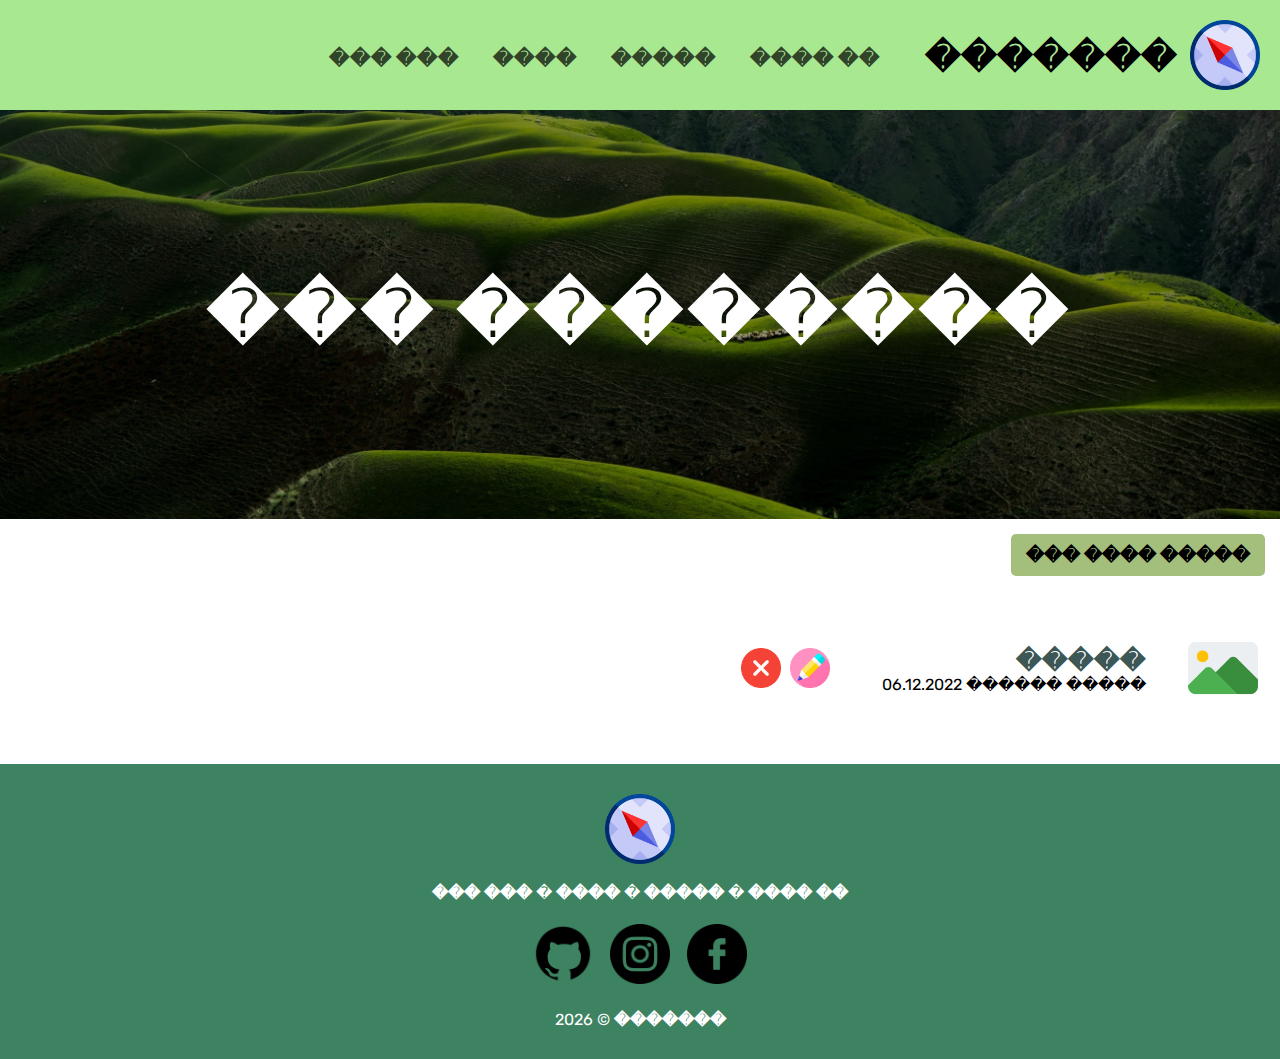
<file: pages/user-pages/myPosts.html>
<!DOCTYPE html>
<html lang="en">
    <head>
        <meta charset="UTF-8">
        <meta http-equiv="X-UA-Compatible" content="IE=edge">
        <meta name="viewport" content="width=device-width, initial-scale=1.0">
        <link rel="preconnect" href="https://fonts.googleapis.com">
        <link rel="preconnect" href="https://fonts.gstatic.com" crossorigin>
        <link href="https://fonts.googleapis.com/css2?family=Rubik:ital,wght@0,300;0,400;0,500;0,600;0,700;0,800;0,900;1,300;1,400;1,500;1,600;1,700;1,800;1,900&display=swap" rel="stylesheet">
        <link rel="icon" href="../../pictures/icon.png">
        <link rel="stylesheet" href="../../static/css/user-pages/myPosts.css">
        <link rel="stylesheet" href="../../static/css/nav.css">
        <link rel="stylesheet" href="../../static/css/footer.css">
        <link rel="stylesheet" href="../../static/css/base.css">
        <script language="javascript" src="../../static/js/base.js"></script>
        <title>������� ��� | �������</title>
    </head>
    <body dir="rtl">
        <!-- navbar -->
        <nav class="nav sticky-nav">
            <div class="nav-brand">
                <button onclick="redirectToFile('../index.html')" class="brand-link">
                    <img src="../../pictures/icon.png" alt="�������" width="70" height="70" id="logo">
                    <h1 class="nav-heading">�������</h1>
                </button>
            </div>
            <ul class="menu">
                <li><a href="../index.html#home">�� ����</a></li>
                <li><a href="../index.html#about">�����</a></li>
                <li><a href="../blog.html">����</a></li>
                <li><a href="../index.html#contact">��� ���</a></li>
            </ul>

            <div class="login-and-sign-up">
                <button class="sign-up" onclick="redirectToFile('../login-sign-up/sign-up.html')">
                    �����
                </button>
                <button class="login" onclick="redirectToFile('../login-sign-up/login.html')">
                    �����
                </button>
            </div>
        </nav>
        <div class="white-space"></div>
        <!-- end navbar -->

        <!-- heading -->
        <section class="heading">
            <div class="heading-main">
                <img class="heading-img" src="../../pictures/heading.jpg" alt="nature" width="100%">
                <div class="heading-text-box">
                    <h2 class="heading-text">�������� ���</h2>
                </div>
            </div>
        </section>
        <!-- end heading -->

        <!-- posts -->
        <section class="my-posts">
            <button class="new-post-btn" onclick="redirectToFile('')">����� ���� ���</button><!-- fix url to new post -->

            <table class="posts-main">
                <tr class="post">
                    <td class="post-image">
                        <img src="../../pictures/posts/image.png" alt="" width="70">
                    </td>
                    <td class="post-link">
                        <a href="#" class="title">�����</a>
                        <p>����� ������ 06.12.2022</p>
                    </td>
                    <td class="post-actions">
                       <a href="#" class="edit-post"><img src="../../pictures/posts/edit.png" alt="edit" width="40" height="40"></a>
                       <a href="#" class="delete-post"><img src="../../pictures/posts/delete.png" alt="delete" width="40" height="40"></a> 
                    </td>
                </tr>
            </table>
        </section>
        <!-- end posts -->

        <!-- footer -->
        <footer>
            <div class="footer_main">
                <a href="../index.html#home"><img class="icon" src="../../pictures/icon.png" alt="�������" width="70" height="70"></a>
                <p class="footer-menu">
                    <a href="../index.html#home">�� ����</a>
                    �
                    <a href="../index.html#about">�����</a>
                    �
                    <a href="#">����</a>
                    �
                    <a href="../index.html#contact">��� ���</a>
                </p>
    
                <table class="social-icons">
                    <tr>
                        <td>
                            <a href="https://www.facebook.com">
                                <img src="../../pictures/social/facebook.png" alt="facebook" width="60" height="60">
                            </a>
                        </td>
                        <td>
                            <a href="https://www.instagram.com">
                                <img src="../../pictures/social/instagram.png" alt="instagram" width="60" height="60">
                            </a>
                        </td>
                        <td>
                            <a href="https://www.github.com">
                                <img src="../../pictures/social/github.png" alt="github" width="60" height="60">
                            </a>
                        </td>
                    </tr>
                </table>
                <p>
                    <a href="#">�������</a> <!-- manager entry -->
                    &copy;
                    <span id="copyrightYear">
                        <script>
                        document.write(new Date().getFullYear());
                        </script>
                    </span>
                </p>
            </div>
        </footer>
        <!-- footer -->
    </body>
</html>
</file>
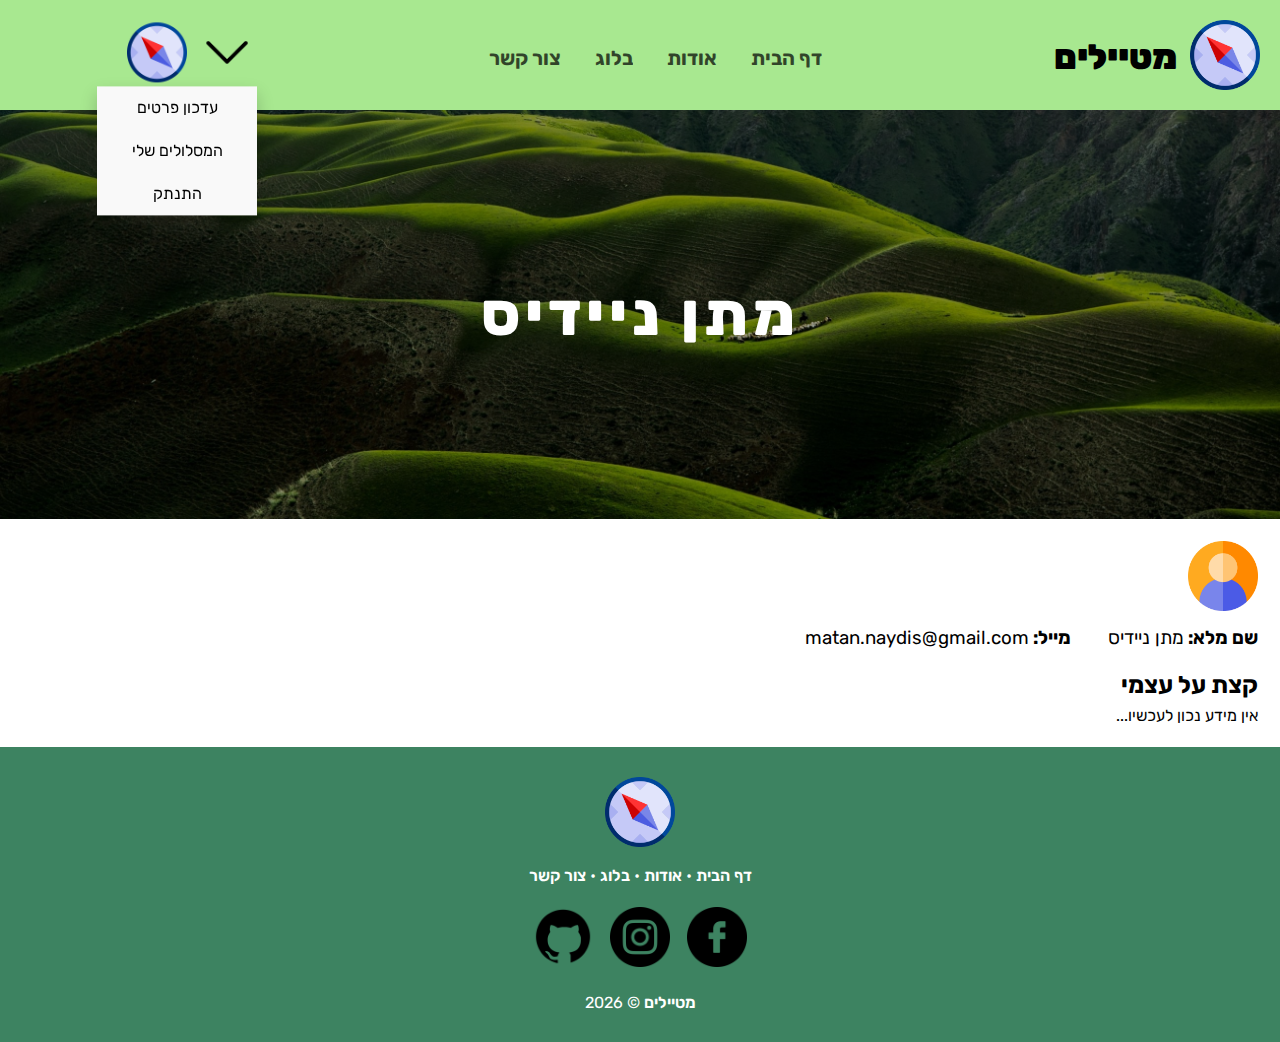
<file: pages/user-pages/profile.html>
<!DOCTYPE html>
<html lang="en">
    <head>
        <meta charset="UTF-8">
        <meta http-equiv="X-UA-Compatible" content="IE=edge">
        <meta name="viewport" content="width=device-width, initial-scale=1.0">
        <link rel="preconnect" href="https://fonts.googleapis.com">
        <link rel="preconnect" href="https://fonts.gstatic.com" crossorigin>
        <link href="https://fonts.googleapis.com/css2?family=Rubik:ital,wght@0,300;0,400;0,500;0,600;0,700;0,800;0,900;1,300;1,400;1,500;1,600;1,700;1,800;1,900&display=swap" rel="stylesheet">
        <link rel="icon" href="../../pictures/icon.png">
        <link rel="stylesheet" href="../../static/css/user-pages/profile.css">
        <link rel="stylesheet" href="../../static/css/nav.css">
        <link rel="stylesheet" href="../../static/css/footer.css">
        <link rel="stylesheet" href="../../static/css/base.css">
        <script language="javascript" src="../../static/js/base.js"></script>
        <title>מתן ניידיס | מטיילים</title><!-- change to dynamic -->
    </head>
    <body dir="rtl">
        <!-- navbar -->
        <nav class="nav sticky-nav">
            <div class="nav-brand">
                <button onclick="redirectToFile('../index.html')" class="brand-link">
                    <img src="../../pictures/icon.png" alt="מטיילים" width="70" height="70" id="logo">
                    <h1 class="nav-heading">מטיילים</h1>
                </button>
            </div>
            <ul class="menu">
                <li><a href="../index.html#home">דף הבית</a></li>
                <li><a href="../index.html#about">אודות</a></li>
                <li><a href="../blog.html">בלוג</a></li>
                <li><a href="../index.html#contact">צור קשר</a></li>
            </ul>

            <div class="login-and-sign-up">
                <button class="sign-up" onclick="redirectToFile('../login-sign-up/sign-up.html');">
                    הירשם
                </button>
                <button class="login" onclick="redirectToFile('../login-sign-up/login.html')">
                    התחבר
                </button>
            </div>
            <div class="user-menu">
                <img class="profile-img" src="../../pictures/icon.png" alt="profile" width="60" height="60"> <!-- fix source and alt -->
                <div class="dropdown">
                    <button class="dropbtn"><img src="../../pictures/arrow.png" alt="arrow" width="60" height="60"></button>
                    <div class="dropdown-content">
                        <a href="">עדכון פרטים</a>
                        <a href="">המסלולים שלי</a>
                        <a href="">התנתק</a>
                    </div>
                </div>
            </div>
        </nav>
        <div class="white-space"></div>
        <!-- end navbar -->

        <!-- heading -->
        <section class="heading">
            <div class="heading-main">
                <img class="heading-img" src="../../pictures/heading.jpg" alt="nature" width="100%">
                <div class="heading-text-box">
                    <h2 class="heading-text">מתן ניידיס</h2><!-- change to dynamic -->
                </div>
            </div>
        </section>
        <!-- end heading -->

        <section class="profile">
            <div class="profile-main">
                <table class="profile-layout">
                    <tr>
                        <td>
                            <img class="profile-img" src="../../pictures/user.png" alt="user" width="70">
                        </td>
                    </tr>
                    <tr>
                        <td>
                            <h3 class="user-name">שם מלא: <span>מתן ניידיס</span></h3>
                        </td>
                        <td>
                            <h3 class="user-mail">מייל: <span>matan.naydis@gmail.com</span></h3>
                        </td>
                    </tr>
                    <tr>
                        <td>
                            <h2 class="user-info-heading">קצת על עצמי</h2>
                        </td>
                    </tr>
                    <tr>
                        <td>
                            <p class="user-info">
                                אין מידע נכון לעכשיו...
                            </p>
                        </td>
                    </tr>
                </table>
            </div>
        </section>

        <!-- footer -->
        <footer>
            <div class="footer_main">
                <a href="../index.html#home"><img class="icon" src="../../pictures/icon.png" alt="מטיילים" width="70" height="70"></a>
                <p class="footer-menu">
                    <a href="../index.html#home">דף הבית</a>
                    •
                    <a href="../index.html#about">אודות</a>
                    •
                    <a href="#">בלוג</a>
                    •
                    <a href="../index.html#contact">צור קשר</a>
                </p>
    
                <table class="social-icons">
                    <tr>
                        <td>
                            <a href="https://www.facebook.com">
                                <img src="../../pictures/social/facebook.png" alt="facebook" width="60" height="60">
                            </a>
                        </td>
                        <td>
                            <a href="https://www.instagram.com">
                                <img src="../../pictures/social/instagram.png" alt="instagram" width="60" height="60">
                            </a>
                        </td>
                        <td>
                            <a href="https://www.github.com">
                                <img src="../../pictures/social/github.png" alt="github" width="60" height="60">
                            </a>
                        </td>
                    </tr>
                </table>
                <p>
                    <a href="../admin/admin-login.html">מטיילים</a> <!-- manager entry -->
                    &copy;
                    <span id="copyrightYear">
                        <script>
                        document.write(new Date().getFullYear());
                        </script>
                    </span>
                </p>
            </div>
        </footer>
        <!-- footer -->
    </body>
</html>
</file>
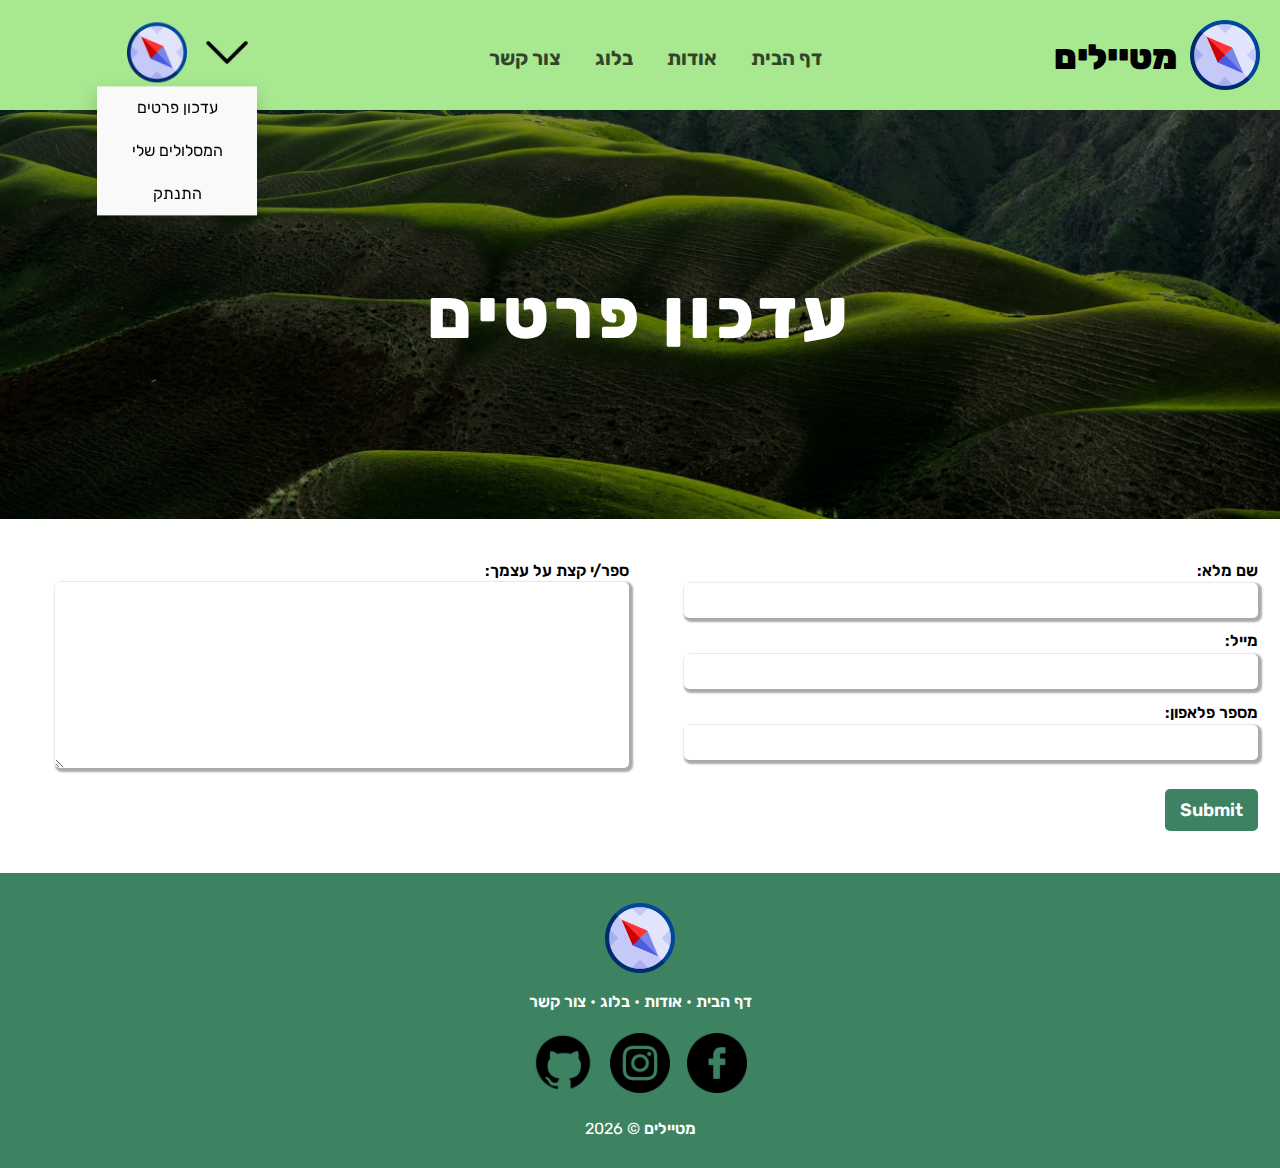
<file: pages/user-pages/updateDetails.html>
<!DOCTYPE html>
<html lang="en">
    <head>
        <meta charset="UTF-8">
        <meta http-equiv="X-UA-Compatible" content="IE=edge">
        <meta name="viewport" content="width=device-width, initial-scale=1.0">
        <link rel="preconnect" href="https://fonts.googleapis.com">
        <link rel="preconnect" href="https://fonts.gstatic.com" crossorigin>
        <link href="https://fonts.googleapis.com/css2?family=Rubik:ital,wght@0,300;0,400;0,500;0,600;0,700;0,800;0,900;1,300;1,400;1,500;1,600;1,700;1,800;1,900&display=swap" rel="stylesheet">
        <link rel="icon" href="../../pictures/icon.png">
        <link rel="stylesheet" href="../../static/css/user-pages/updateDetails.css">
        <link rel="stylesheet" href="../../static/css/nav.css">
        <link rel="stylesheet" href="../../static/css/footer.css">
        <link rel="stylesheet" href="../../static/css/base.css">
        <script language="javascript" src="../../static/js/base.js"></script>
        <title>עדכון פרטים | מטיילים</title>
    </head>
    <body dir="rtl">
        <!-- navbar -->
        <nav class="nav sticky-nav">
            <div class="nav-brand">
                <button onclick="redirectToFile('../index.html')" class="brand-link">
                    <img src="../../pictures/icon.png" alt="מטיילים" width="70" height="70" id="logo">
                    <h1 class="nav-heading">מטיילים</h1>
                </button>
            </div>
            <ul class="menu">
                <li><a href="../index.html#home">דף הבית</a></li>
                <li><a href="../index.html#about">אודות</a></li>
                <li><a href="../blog.html">בלוג</a></li>
                <li><a href="../index.html#contact">צור קשר</a></li>
            </ul>

            <div class="login-and-sign-up">
                <button class="sign-up" onclick="redirectToFile('../login-sign-up/sign-up.html')">
                    הירשם
                </button>
                <button class="login" onclick="redirectToFile('../login-sign-up/login.html')">
                    התחבר
                </button>
            </div>
            <div class="user-menu">
                <img class="profile-img" src="../../pictures/icon.png" alt="profile" width="60" height="60"> <!-- fix source and alt -->
                <div class="dropdown">
                    <button class="dropbtn"><img src="../../pictures/arrow.png" alt="arrow" width="60" height="60"></button>
                    <div class="dropdown-content">
                        <a href="">עדכון פרטים</a>
                        <a href="">המסלולים שלי</a>
                        <a href="">התנתק</a>
                    </div>
                </div>
            </div>
        </nav>
        <div class="white-space"></div>
        <!-- end navbar -->

        <!-- heading -->
        <section class="heading">
            <div class="heading-main">
                <img class="heading-img" src="../../pictures/heading.jpg" alt="nature" width="100%">
                <div class="heading-text-box">
                    <h2 class="heading-text">עדכון פרטים</h2>
                </div>
            </div>
        </section>
        <!-- end heading -->

        <!-- update details section -->
        <section class="update-section">
            <form action="" name="update-form">
                <table>
                    <tr>
                        <td>
                            <label class="label" for="name">שם מלא:</label>
                        </td>
                        <td>
                            <label for="bio" class="label">ספר/י קצת על עצמך:</label>
                        </td>
                    </tr>
                    <tr>
                        <td>
                            <input class="field" type="text" name="name">
                        </td>
                        <td rowspan="5">
                            <textarea name="bio" rows="8" class="field bio-field"></textarea>
                        </td>
                    </tr>
                    <tr>
                        <td>
                            <label for="email" class="label">מייל:</label>
                        </td>
                    </tr>
                    <tr>
                        <td>
                            <input type="email" name="email" class="field">
                        </td>
                    </tr>
                    <tr>
                        <td>
                            <label for="phone" class="label">מספר פלאפון:</label>
                        </td>
                    </tr>
                    <tr>
                        <td>
                            <input type="phone" name="phone" class="field">
                        </td>
                    </tr>
                    <tr>
                        <td>
                            <input type="submit" name="submit">
                        </td>
                    </tr>
                </table>
            </form>
        </section>
        <!-- end update details section -->

        <!-- footer -->
        <footer>
            <div class="footer_main">
                <a href="../index.html#home"><img class="icon" src="../../pictures/icon.png" alt="מטיילים" width="70" height="70"></a>
                <p class="footer-menu">
                    <a href="../index.html#home">דף הבית</a>
                    •
                    <a href="../index.html#about">אודות</a>
                    •
                    <a href="#">בלוג</a>
                    •
                    <a href="../index.html#contact">צור קשר</a>
                </p>
    
                <table class="social-icons">
                    <tr>
                        <td>
                            <a href="https://www.facebook.com">
                                <img src="../../pictures/social/facebook.png" alt="facebook" width="60" height="60">
                            </a>
                        </td>
                        <td>
                            <a href="https://www.instagram.com">
                                <img src="../../pictures/social/instagram.png" alt="instagram" width="60" height="60">
                            </a>
                        </td>
                        <td>
                            <a href="https://www.github.com">
                                <img src="../../pictures/social/github.png" alt="github" width="60" height="60">
                            </a>
                        </td>
                    </tr>
                </table>
                <p>
                    <a href="#">מטיילים</a> <!-- manager entry -->
                    &copy;
                    <span id="copyrightYear">
                        <script>
                        document.write(new Date().getFullYear());
                        </script>
                    </span>
                </p>
            </div>
        </footer>
        <!-- footer -->
    </body>
</html>
</file>
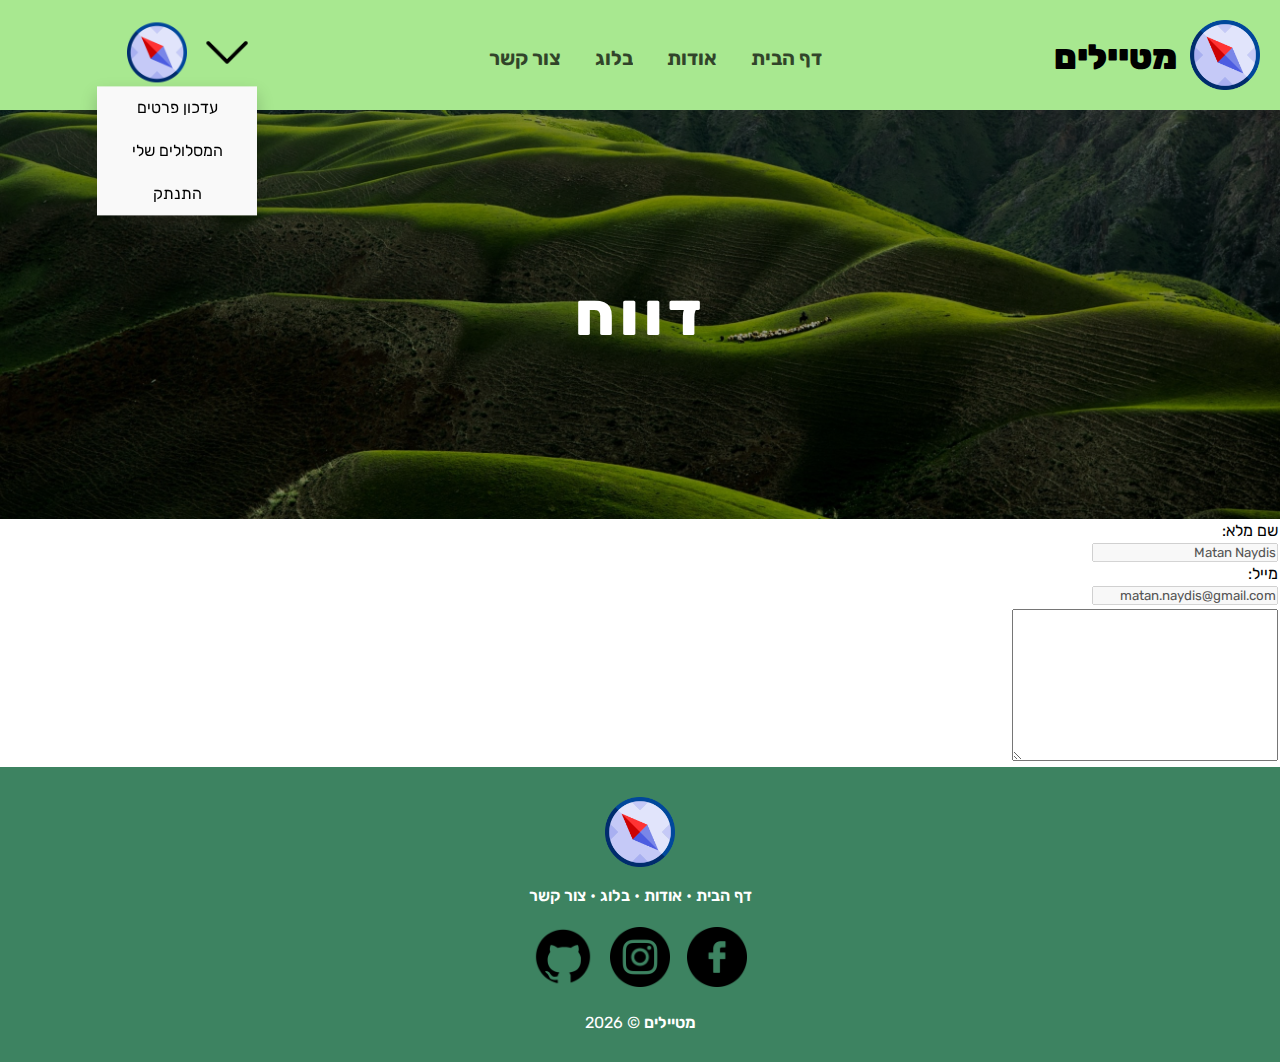
<file: pages/admin/admin-actions/report.html>
<!DOCTYPE html>
<html lang="en">
    <head>
        <meta charset="UTF-8">
        <meta http-equiv="X-UA-Compatible" content="IE=edge">
        <meta name="viewport" content="width=device-width, initial-scale=1.0">
        <link rel="preconnect" href="https://fonts.googleapis.com">
        <link rel="preconnect" href="https://fonts.gstatic.com" crossorigin>
        <link href="https://fonts.googleapis.com/css2?family=Rubik:ital,wght@0,300;0,400;0,500;0,600;0,700;0,800;0,900;1,300;1,400;1,500;1,600;1,700;1,800;1,900&display=swap" rel="stylesheet">
        <link rel="icon" href="../../../pictures/icon.png">
        <link rel="stylesheet" href="../../../static/css/admin/users-list.css">
        <link rel="stylesheet" href="../../../static/css/nav.css">
        <link rel="stylesheet" href="../../../static/css/footer.css">
        <link rel="stylesheet" href="../../../static/css/base.css">
        <script language="javascript" src="../../../static/js/base.js"></script>
        <title>דווח | מטיילים</title>
    </head>
    <body dir="rtl">
        <!-- navbar -->
        <nav class="nav sticky-nav">
            <div class="nav-brand">
                <button onclick="redirectToFile('../index.html')" class="brand-link">
                    <img src="../../../pictures/icon.png" alt="מטיילים" width="70" height="70" id="logo">
                    <h1 class="nav-heading">מטיילים</h1>
                </button>
            </div>
            <ul class="menu">
                <li><a href="../../index.html#home">דף הבית</a></li>
                <li><a href="../../index.html#about">אודות</a></li>
                <li><a href="../../blog.html">בלוג</a></li>
                <li><a href="../../index.html#contact">צור קשר</a></li>
            </ul>

            <div class="login-and-sign-up">
                <button class="sign-up" onclick="redirectToFile('../../login-sign-up/sign-up.html');">
                    הירשם
                </button>
                <button class="login" onclick="redirectToFile('../../login-sign-up/login.html')">
                    התחבר
                </button>
            </div>
            <div class="user-menu">
                <img class="profile-img" src="../../../pictures/icon.png" alt="profile" width="60" height="60"> <!-- fix source and alt -->
                <div class="dropdown">
                    <button class="dropbtn"><img src="../../../pictures/arrow.png" alt="arrow" width="60" height="60"></button>
                    <div class="dropdown-content">
                        <a href="">עדכון פרטים</a>
                        <a href="">המסלולים שלי</a>
                        <a href="">התנתק</a>
                    </div>
                </div>
            </div>
        </nav>
        <div class="white-space"></div>
        <!-- end navbar -->

        <!-- heading -->
        <section class="heading">
            <div class="heading-main">
                <img class="heading-img" src="../../../pictures/heading.jpg" alt="nature" width="100%">
                <div class="heading-text-box">
                    <h2 class="heading-text">דווח</h2>
                </div>
            </div>
        </section>
        <!-- end heading -->

        <form action="">
            <table>
                <tr>
                    <td>
                        <label for="fullName">שם מלא:</label>
                    </td>
                </tr>
                <tr>
                    <td>
                        <input type="text" name="fullName" id="fullName" value="Matan Naydis" disabled><!-- change to dynamic -->
                    </td>
                </tr>
                <tr>
                    <td>
                        <label for="mail">מייל:</label>
                    </td>
                </tr>
                <tr>
                    <td>
                        <input type="mail" name="mail" id="mail" value="matan.naydis@gmail.com" disabled>
                    </td>
                </tr>
                <tr>
                    <td>
                        
                    </td>
                </tr>
                <tr>
                    <td>
                        <textarea name="" id="" cols="30" rows="10"></textarea>
                    </td>
                </tr>
            </table>
        </form>

        <!-- footer -->
        <footer>
            <div class="footer_main">
                <a href="../../index.html#home"><img class="icon" src="../../../pictures/icon.png" alt="מטיילים" width="70" height="70"></a>
                <p class="footer-menu">
                    <a href="../../index.html#home">דף הבית</a>
                    •
                    <a href="../../index.html#about">אודות</a>
                    •
                    <a href="#">בלוג</a>
                    •
                    <a href="../../index.html#contact">צור קשר</a>
                </p>
    
                <table class="social-icons">
                    <tr>
                        <td>
                            <a href="https://www.facebook.com">
                                <img src="../../../pictures/social/facebook.png" alt="facebook" width="60" height="60">
                            </a>
                        </td>
                        <td>
                            <a href="https://www.instagram.com">
                                <img src="../../../pictures/social/instagram.png" alt="instagram" width="60" height="60">
                            </a>
                        </td>
                        <td>
                            <a href="https://www.github.com">
                                <img src="../../../pictures/social/github.png" alt="github" width="60" height="60">
                            </a>
                        </td>
                    </tr>
                </table>
                <p>
                    <a href="../admin-login.html">מטיילים</a> <!-- manager entry -->
                    &copy;
                    <span id="copyrightYear">
                        <script>
                        document.write(new Date().getFullYear());
                        </script>
                    </span>
                </p>
            </div>
        </footer>
        <!-- footer -->
    </body>
</html>
</file>
<file: static/css/index.css>
/* hero */
.hero-img {
    filter: brightness(60%);
    width: 100%;
    height: auto;
}
.hero {
    display: flex;
    justify-content: center;
    align-items: center;
    width: 100%;
}

.next-prev-layout {
    border: none;
}

.prev, .next {
    cursor: pointer;
    position: absolute;
    top: 50%;
    width: auto;
    margin-top: -22px;
    padding: 16px;
    color: white;
    font-weight: bold;
    font-size: 18px;
    transition: 0.6s ease;
    border-radius: 0 3px 3px 0;
    user-select: none;
}

.next {
    right: 0;
    border-radius: 3px 0 0 3px;
}

.prev {
    left: 0;
    border-radius: 3px 0 0 3px;
}

.prev:hover, .next:hover {
    background-color: rgba(0, 0, 0, 0.8);
}

.hero-heading-box {
    color: white;
    text-align: center;
    position: absolute;
}

.hero-heading, .slogen {
    padding: 10px 50px;
    position: relative;
}

.hero-heading {
    font-size: 100px;
    letter-spacing: 5px;
    font-weight: 800;
}

.slogen {
    font-size: 40px;
    font-weight: 600;
}

/*******************************************************/

/* about */

.about {
    background-color: #5F8D4E;
}

.about .main_text {
    padding-top: 40px;
    padding-bottom: 40px;
    width: 65%;
    color: white;
    margin: auto;
    text-align: center;
}

.about .main_text .heading {
    font-size: 35px;
    padding-bottom: 20px;
}

.about .main_text .about-text {
    line-height: 24px;
    font-weight: 400;
}

/************************************************************/

/* ad blog */

.ad_blog {
    background-color: #B6E388;
}

.ad_blog_main {
    padding-top: 40px;
    padding-bottom: 40px;
    text-align: center;
}

.ad_blog_main .heading {
    font-size: 30px;
    padding-bottom: 30px;
}

.ad_blog_button {
    font-size: 20px;
    text-decoration: none;
    padding: 5px 10px 5px 10px;
    border-radius: 5px;
    border: none;
    background: #FCFFB2;
    font-weight: 600;
}

.ad_blog_button:hover {
    text-decoration: none;
}

/************************************************************/

/* sign up and login section */
.sign-up-login-section {
    background-color: #BBD6B8;
}

.sign-up-login-section .main {
    text-align: center;
}

.sign-up-login-section .main .heading {
    padding-top: 30px;
    padding-bottom: 15px;
    font-size: 30px;
}

.sign-up-login-section .main .sign-up-expl {
    font-size: 18px;
    font-weight: 500;
    padding-bottom: 10px;
}

.sign-up-login-section .main .sign-up-btn {
    border: none;
    font-size: 20px;
    font-weight: 700;
    padding: 10px 15px 10px 15px;
    border-radius: 5px;
    background-color: #40513B;
    color: white;
    margin-bottom: 15px;
}

.sign-up-login-section .main .sub-heading {
    font-size: 20px;
    padding-bottom: 10px;
}

.sign-up-login-section .main .login-btn {
    margin-bottom: 20px;
    padding: 10px 15px 10px 15px;
    font-size: 20px;
    font-weight: 700;
    border: none;
    border-radius: 5px;
    background-color: #B99B6B;
    color: white;
}
/************************************************************/

/* contact section */

.contact {
    background-color: #76BA99;
}

.contact_main {
    text-align: center;
}

.contact_main h1 {
    padding-bottom: 20px;
}

.contact_main form {
    display: inline-block;
    text-align: right;
    padding-bottom: 10px;
}

.contact_main form label {
    font-weight: 600;
}

.contact_main form input:not([type="submit"]) {
    margin-bottom: 15px;
    height: 25px;
    width: 100%;
    border-radius: 5px;
    border: none;
    font-weight: 500;
    font-size: 16px;
    padding: 7px 7px 7px 7px;
}

.contact_main form textarea {
    width: 100%;
    border-radius: 5px;
    border: none;
    font-weight: 500;
    font-size: 16px;
    padding: 7px 7px 7px 7px;
    margin-bottom: 5px;
}

.contact_main form input[type="submit"] {
    padding: 7px 10px 7px 10px;
    border-radius: 5px;
    border: none;
    font-weight: 600;
    font-size: 20px;
    background: #344D67;
    color: #FFFFFF;
    text-align: center;
}

.contact_main .heading {
    font-size: 30px;
    padding-top: 25px;
}

/************************************************************/

@media (max-width: 860px) {
    .hero-heading {
        font-size: 70px;
    }

    .slogen {
        font-size: 30px;
    }
}
</file>
<file: static/css/nav.css>
.white-space {
    width: 100%;
    height: 110px;
}

.nav {
    background-color: #A8E890;
    text-align: center;
    height: 110px;
}

.sticky-nav {
    position: fixed;
    width: 100%;
    z-index: 1;
}

.nav ul {
    padding: 0px;
    margin: 0px;
    text-align: center;
    display: inline-block;
    vertical-align: top;
    line-height: 117px;
}

.nav li {
    list-style-type: none;
    padding: 0px;
    margin-top: 4px;
    margin-bottom: 4px;
    display: inline;
}

.nav li a {
    color: black;
    font-size: 20px;
    font-weight: 700;
    text-decoration: none;
    padding: 5px 15px;
    opacity: 0.7;
}

.nav-brand {
    padding-right: 20px;
    padding-top: 20px;
    float: right;
}

.brand-link {
    text-decoration: none;
    color: black;
    border: none;
    background: none;
    cursor: pointer;
}

.nav-heading {
    font-weight: 900;
    font-size: 35px;
    text-align: right;
    padding-right: 10px;
    display: inline-block;
    transform: translateY(-50%);
}

.login-and-sign-up {
    float: left;
    visibility: hidden;
    padding-left: 25px;
}

.login {
    border-radius: 5px;
    color: #FFFFFF;
    font-size: 20px;
    top: 50%;
    background: #dc9c2e;
    text-decoration: none;
    transform: translateY(100%);
    padding: 5px 10px 5px 10px;
    border: none;
}

.login:hover {
    text-decoration: none;
}

.sign-up {
    border-radius: 5px;
    color: #FFFFFF;
    font-size: 20px;
    top: 50%;
    background: #3D8361;
    text-decoration: none;
    transform: translateY(100%);
    margin-left: 5px;
    padding: 5px 10px 5px 10px;
    border: none;
}

.user-menu {
    float: left;
    visibility: visible;
    margin-left: -100px;
    transform: translateY(35%);
}

.user-menu .profile-img {
    float: left;
    padding-left: 40px;
}

.user-menu .dropbtn {
    border: none;
    background: rgba(0, 0, 0, 0);
    cursor: pointer;
    padding-left: 10px;
}

.user-menu .dropdown {
    position: relative;
    display: inline-block;
    z-index: 2;
}

.user-menu .dropdown .dropdown-content {
    position: absolute;
    background-color: #F9F9F9;
    min-width: 160px;
    box-shadow: 0px 8px 16px 0px rgba(0, 0, 0, 0.2);
}

.user-menu .dropdown .dropdown-content a {
    color: black;
    padding: 12px 16px;
    text-decoration: none;
    display: block;
}

.user-menu .dropdown .dropdown-content a:hover {
    background-color: #F1F1F1;
}

.dropdown:hover .dropdown-content {
    display: block;
}

.sign-up:hover {
    text-decoration: none;
}

@media (max-width: 1085px) {
    .menu {
        visibility: hidden;
        position: absolute;
    }
    
    .user-menu {
        visibility: hidden;
    }
}
</file>
<file: static/css/footer.css>
footer {
    background-color: #3D8361;
    text-align: center;
    color: #FFFFFF;
}

footer .footer_main .icon {
    padding-bottom: 15px;
}

footer .footer_main .social-icons {
    padding-top: 20px;
    padding-bottom: 20px;
    margin-left: auto;
    margin-right: auto;
}

footer .footer_main .social-icons tr td {
    width: 75px
}

footer .footer_main {
    padding-top: 30px;
    padding-bottom: 30px;
}

footer .footer_main a {
    text-decoration: none;
    font-weight: 600;
    color: #FFFFFF;
}
</file>
<file: static/css/base.css>
html {
    scroll-behavior: smooth;
}

* {
    font-family: 'Rubik', sans-serif;
    margin: 0;
    padding: 0;
}
</file>
<file: static/css/blog.css>
/* heading */
.heading .heading-main .heading-img {
    filter: brightness(60%);
    width: 100%;
}

.heading .heading-main {
    display: flex;
    justify-content: center;
    align-items: center;
    width: 100%;
}

.heading .heading-main .heading-text-box {
    color: white;
    text-align: center;
    position: absolute;
}

.heading .heading-main .heading-text-box .heading-text {
    padding: 10px 50px;
    position: relative;
    font-size: 70px;
    letter-spacing: 5px;
    font-weight: 800;
}

/**************************************************/

/* blog */

.blog .blog-main {
    padding-top: 40px;
    padding-bottom: 40px;

}

.blog .blog-main table {
    margin-left: auto;
    margin-right: auto;
    width: 50%;
}

.blog .blog-main td {
    border-top: 2px solid;
    border-bottom: 2px solid;
    
}

.blog .blog-main .article {
    padding: 15px 15px 15px 15px;
}

.blog .blog-main .article .article-text {
    display: inline-block;
    padding-right: 20px;
    transform: translateY(-30%);
}

.blog .blog-main .article .article-text .article-name {
    padding-bottom: 7px;
}

.blog .blog-main .article .article-text .article-name .article-link {
    text-decoration: none;
    color: #3D5656;
    font-weight: 700;
    font-size: 35px;
}

@media (max-width: 1085px) {
    .blog .blog-main .article img {
        margin-right: 15px;
        padding-bottom: 10px;
    }
}

/**************************************************/
</file>
<file: static/css/admin/admin-login.css>
/* sign up form */

.sign-up-section {
    background-color: #6ECCAF;
}

.sign-up-main {
    padding-bottom: 40px;
    padding-top: 40px;
    text-align: center;
}

.sign-up-main h1 {
    font-size: 35px;
    padding-bottom: 25px;
    padding-right: 17px;
}

.sign-up-main form {
    display: inline-block;
    text-align: right;
}

.sign-up-main form label {
    font-weight: 600;
}

.sign-up-main form input:not([type="submit"]) {
    margin-bottom: 15px;
    height: 25px;
    width: 100%;
    border-radius: 5px;
    border: none;
    font-weight: 500;
    font-size: 16px;
    padding: 7px 7px 7px 7px ;
}

.sign-up-main form input[type="submit"] {
    padding: 7px 10px 7px 10px;
    border-radius: 5px;
    border: none;
    font-weight: 600;
    font-size: 20px;
    background: #344D67;
    color: #FFFFFF;
    text-align: center;
}

/**********************************************/
</file>
<file: static/css/admin/users-list.css>
/* heading */
.heading .heading-main .heading-img {
    filter: brightness(60%);
    width: 100%;
}

.heading .heading-main {
    display: flex;
    justify-content: center;
    align-items: center;
    width: 100%;
}

.heading .heading-main .heading-text-box {
    color: white;
    text-align: center;
    position: absolute;
}

.heading .heading-main .heading-text-box .heading-text {
    padding: 10px 50px;
    position: relative;
    font-size: 60px;
    letter-spacing: 5px;
    font-weight: 800;
}

/**************************************************/

/* users list section */
.users-list-section .users-grid{
    margin: auto;
}

.users-list-section .users-grid .users-grid-heading {
    font-weight: 600;
}
/**************************************************/
</file>
<file: static/css/login-sign-up/login.css>
/* sign up form */

.login-section {
    background-color: #6ECCAF;
}

.login-main {
    padding-bottom: 40px;
    padding-top: 40px;
    text-align: center;
}

.login-main h1 {
    font-size: 35px;
    padding-bottom: 25px;
}

.login-main form {
    display: inline-block;
    text-align: right;
}

.login-main form label {
    font-weight: 600;
}

.login-main form input:not([type="submit"]) {
    margin-bottom: 15px;
    height: 25px;
    width: 100%;
    border-radius: 5px;
    border: none;
    font-weight: 500;
    font-size: 16px;
    padding: 7px 7px 7px 7px ;
}

.login-main form input[type="submit"] {
    padding: 7px 10px 7px 10px;
    border-radius: 5px;
    border: none;
    font-weight: 600;
    font-size: 20px;
    background: #344D67;
    color: #FFFFFF;
    text-align: center;
}

/**********************************************/
</file>
<file: static/css/posts/post.css>
/* post */

.back-to-blog-btn {
    padding: 10px 15px 10px 15px;
    margin-top: 10px;
    margin-right: 10px;
    border-radius: 5px;
    border: none;
    background: #68B984;
    color: #FFFFFF;
    font-size: 18px;
    font-weight: 600;
    margin-bottom: 10px;
}

.post {
    width: 80%;
    margin-left: auto;
    margin-right: auto;
    padding-bottom: 40px;

}

.post .article-title {
    font-size: 50px;
    padding-bottom: 7px;
}

.post .article-title, .post .article-credits {
    text-align: center;
}

hr {
    position: relative;
    top: 20px;
    border: none;
    height: 3px;
    width: 60%;
    margin-left: auto;
    margin-right: auto;
    background: black;
    margin-top: 10px;
    margin-bottom: 50px;
}

.post .article-text {
    font-weight: 300;
    font-size: 17px;
    text-align: justify;
    line-height: 1.5;
}

/************************************************/
</file>
<file: static/css/user-pages/myPosts.css>
/* heading */
.heading .heading-main .heading-img {
    filter: brightness(60%);
    width: 100%;
}

.heading .heading-main {
    display: flex;
    justify-content: center;
    align-items: center;
    width: 100%;
}

.heading .heading-main .heading-text-box {
    color: white;
    text-align: center;
    position: absolute;
}

.heading .heading-main .heading-text-box .heading-text {
    padding: 10px 50px;
    position: relative;
    font-size: 70px;
    letter-spacing: 5px;
    font-weight: 800;
}

/**************************************************/

/* my posts */

.my-posts .posts-main {
    margin-top: 40px;
    margin-bottom: 40px;
    margin-right: 20px;
}

.my-posts .new-post-btn {
    padding: 10px 15px 10px 15px;
    background: #A4BE7B;
    border-radius: 5px;
    border: none;
    margin-right: 15px;
    margin-top: 15px;
    font-size: 18px;
    font-weight: 700;
    color: #000000;
}

.my-posts .posts-main .post .post-link {
    padding: 15px 40px 15px 50px;
}

.my-posts .posts-main .post .post-link .title {
    text-decoration: none;
    color: #3D5656;
    font-weight: 700;
    font-size: 25px;
}

.my-posts .posts-main .post .post-actions .edit-post {
    padding-left: 5px;
}

.my-posts .posts-main .post .post-image img {
    padding-top: 15px;
    padding-bottom: 15px;
}

/**************************************************/
</file>
<file: static/css/user-pages/profile.css>
/* heading */
.heading .heading-main .heading-img {
    filter: brightness(60%);
    width: 100%;
}

.heading .heading-main {
    display: flex;
    justify-content: center;
    align-items: center;
    width: 100%;
}

.heading .heading-main .heading-text-box {
    color: white;
    text-align: center;
    position: absolute;
}

.heading .heading-main .heading-text-box .heading-text {
    padding: 10px 50px;
    position: relative;
    font-size: 60px;
    letter-spacing: 5px;
    font-weight: 800;
}

/**************************************************/

/* profile */
.profile .profile-main .profile-layout {
    padding-right: 20px;
    padding-top: 20px;
    padding-bottom: 20px;
}

.profile .profile-main .profile-layout .profile-img {
    padding-bottom: 10px;
}

.profile .profile-main .profile-layout .user-name {
    padding-left: 35px;
}

.profile .profile-main .profile-layout .user-name span {
    font-weight: 400;
}

.profile .profile-main .profile-layout .user-mail span {
    font-weight: 400;
}

.profile .profile-main .profile-layout .user-info-heading {
    padding-top: 20px;
}

.profile .profile-main .profile-layout .user-info {
    text-align: justify;
    padding-top: 5px;
}
/**************************************************/
</file>
<file: static/css/user-pages/updateDetails.css>
/* heading */
.heading .heading-main .heading-img {
    filter: brightness(60%);
    width: 100%;
}

.heading .heading-main {
    display: flex;
    justify-content: center;
    align-items: center;
    width: 100%;
}

.heading .heading-main .heading-text-box {
    color: white;
    text-align: center;
    position: absolute;
}

.heading .heading-main .heading-text-box .heading-text {
    padding: 10px 50px;
    position: relative;
    font-size: 70px;
    letter-spacing: 5px;
    font-weight: 800;
}

/**************************************************/

/* update details section */

.update-section form table {
    width: 100%;
    padding-top: 40px;
    padding-bottom: 40px;
    padding-right: 20px;
}

.update-section form tr td {
    width: 50%;
}

.update-section .label {
    font-weight: 600;
}

.update-section .field {
    border-radius: 5px;
    padding-right: 10px;
    padding-top: 5px;
    padding-bottom: 5px;
    font-weight: 600;
    font-size: 18px;
    border: none;
    box-shadow: 2px 2px 2px 2px #AAAAAA;
}

.update-section .field[name="bio"] {
    width: 90%;
}

.update-section .field:not([name="bio"]) {
    margin-bottom: 10px;
    height: 25px;
    width: 90%;
}

.update-section input[type="submit"] {
    padding: 10px 15px 10px 15px;
    margin-top: 15px;
    font-weight: 600;
    font-size: 18px;
    border-radius: 5px;
    border: none;
    background: #3D8361;
    color: #FFFFFF;
}

/**************************************************/
</file>
